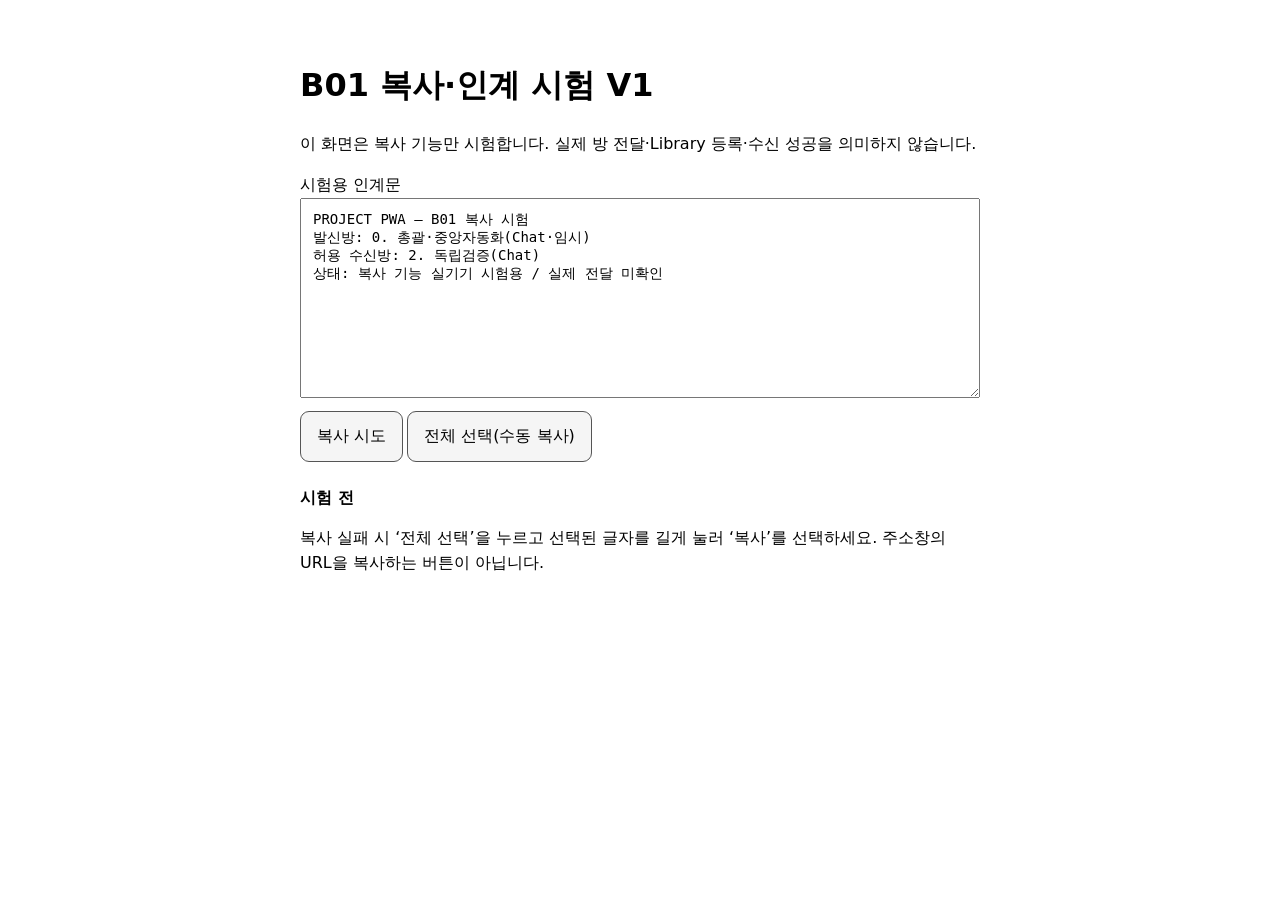
<file: index.html>
<!doctype html><html lang="ko"><head><meta charset="utf-8"><meta name="viewport" content="width=device-width,initial-scale=1"><title>PROJECT PWA B01 복사 시험 V1</title><style>body{font:16px system-ui,sans-serif;max-width:680px;margin:24px auto;padding:16px;line-height:1.55}button{font:inherit;padding:12px 16px;margin:5px 4px 8px 0;border:1px solid #555;border-radius:9px;background:#f5f5f5}textarea{width:100%;box-sizing:border-box;min-height:200px;font:14px monospace;padding:12px}#status{font-weight:bold;white-space:pre-wrap}</style></head><body><h1>B01 복사·인계 시험 V1</h1><p>이 화면은 복사 기능만 시험합니다. 실제 방 전달·Library 등록·수신 성공을 의미하지 않습니다.</p><label for="payload">시험용 인계문</label><textarea id="payload" spellcheck="false">PROJECT PWA — B01 복사 시험
발신방: 0. 총괄·중앙자동화(Chat·임시)
허용 수신방: 2. 독립검증(Chat)
상태: 복사 기능 실기기 시험용 / 실제 전달 미확인</textarea><div><button id="copy" type="button">복사 시도</button><button id="select" type="button">전체 선택(수동 복사)</button></div><p id="status" role="status" aria-live="polite">시험 전</p><p>복사 실패 시 ‘전체 선택’을 누르고 선택된 글자를 길게 눌러 ‘복사’를 선택하세요. 주소창의 URL을 복사하는 버튼이 아닙니다.</p><script>const t=document.getElementById('payload'),s=document.getElementById('status');document.getElementById('copy').onclick=async()=>{try{if(!navigator.clipboard||!window.isSecureContext)throw Error('보안 컨텍스트 또는 클립보드 API 없음');await navigator.clipboard.writeText(t.value);s.textContent='클립보드 API 복사 성공 (실제 방 전달 아님)'}catch(e){t.focus();t.select();t.setSelectionRange(0,t.value.length);s.textContent='자동 복사 실패: '+e.message+'. 텍스트 전체 선택됨. 길게 눌러 수동 복사하세요.'}};document.getElementById('select').onclick=()=>{t.focus();t.select();t.setSelectionRange(0,t.value.length);s.textContent='텍스트 전체 선택됨. 길게 눌러 복사를 선택하세요.'};</script></body></html>
</file>
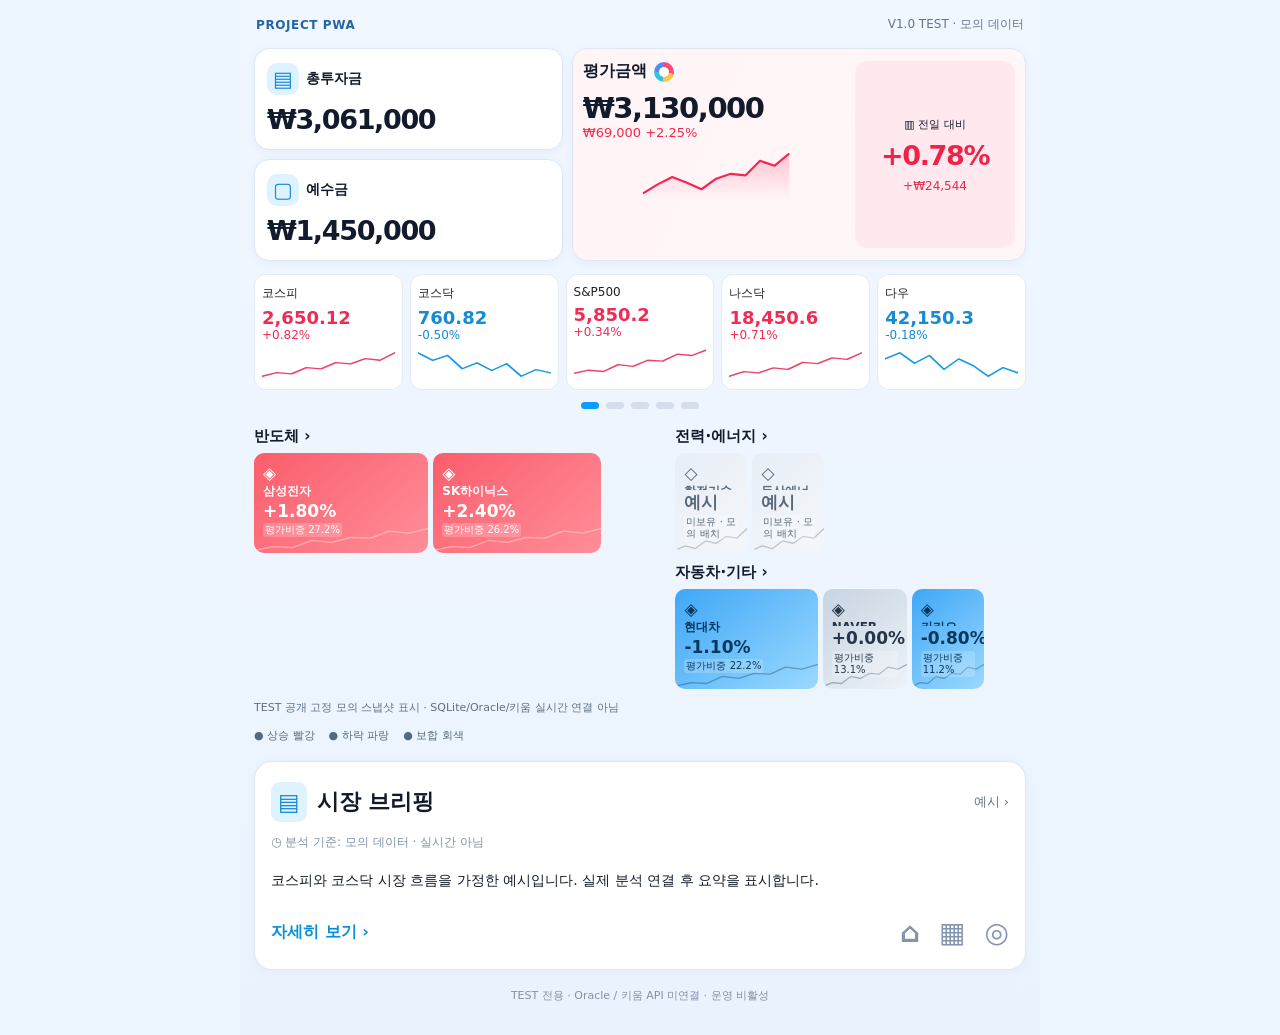
<file: g03-r008-mock/index.html>
<!doctype html><html lang="ko"><head><meta charset="utf-8"><meta name="viewport" content="width=device-width, initial-scale=1, viewport-fit=cover"><meta name="theme-color" content="#edf5ff"><meta name="description" content="PROJECT PWA 참고 이미지 기반 모의 히트맵"><link rel="manifest" href="./manifest.webmanifest"><link rel="icon" href="./icon.svg" type="image/svg+xml"><link rel="stylesheet" href="./style.css"><title>PROJECT PWA · 히트맵 TEST</title></head><body>
<div class="app">
<header class="topline"><strong>PROJECT PWA</strong><span>V1.0 TEST · 모의 데이터</span></header>
<main>
<section class="asset-grid" aria-label="자산 현황"><div class="asset-left"><article class="asset-card"><div class="asset-label"><span class="symbol">▤</span> 총투자금</div><strong id="invested">—</strong></article><article class="asset-card"><div class="asset-label"><span class="symbol">▢</span> 예수금</div><strong id="cash">—</strong></article></div><article class="asset-card valuation"><div class="valuation-main"><div class="asset-label">평가금액 <span class="donut" aria-hidden="true"></span></div><strong id="valuation">—</strong><div class="profit-line"><span id="profit">—</span> <span id="return">—</span></div><svg class="valuation-chart" viewBox="0 0 180 64" aria-hidden="true"><defs><linearGradient id="pink" x1="0" y1="0" x2="0" y2="1"><stop stop-color="#ff466b" stop-opacity=".28"/><stop offset="1" stop-color="#ff466b" stop-opacity="0"/></linearGradient></defs><path d="M0 57 L18 46 L36 37 L54 44 L72 52 L90 39 L108 33 L126 35 L144 17 L162 23 L180 8 L180 64 L0 64 Z" fill="url(#pink)"/><polyline points="0,57 18,46 36,37 54,44 72,52 90,39 108,33 126,35 144,17 162,23 180,8" fill="none" stroke="#f32751" stroke-width="2.7" stroke-linejoin="round"/></svg></div><div class="day-card"><span>▥ 전일 대비</span><strong id="dayrate">—</strong><small id="dayprofit">—</small></div></article></section>
<section class="market" aria-label="시장 지수"><div id="indices" class="index-row"></div><div class="pagination" aria-hidden="true"><b></b><i></i><i></i><i></i><i></i></div></section>
<section class="heatmap-section"><div id="sector-grid" class="sector-grid"></div><p id="notice" class="note"></p><div class="legend"><span>● 상승 빨강</span><span>● 하락 파랑</span><span>● 보합 회색</span></div></section>
<section class="briefing"><div class="briefing-title"><span class="briefing-icon">▤</span><h2>시장 브리핑</h2><span class="briefing-example">예시 ›</span></div><p class="time">◷ 분석 기준: 모의 데이터 · 실시간 아님</p><p>코스피와 코스닥 시장 흐름을 가정한 예시입니다. 실제 분석 연결 후 요약을 표시합니다.</p><div class="briefing-bottom"><span>자세히 보기 ›</span><nav aria-label="하단 메뉴"><span aria-label="홈">⌂</span><span aria-label="전체 메뉴">▦</span><span aria-label="설정">◎</span></nav></div></section>
</main><footer>TEST 전용 · Oracle / 키움 API 미연결 · 운영 비활성</footer></div><script src="./app.js" defer></script><script src="./integration.js" defer></script></body></html>
</file>
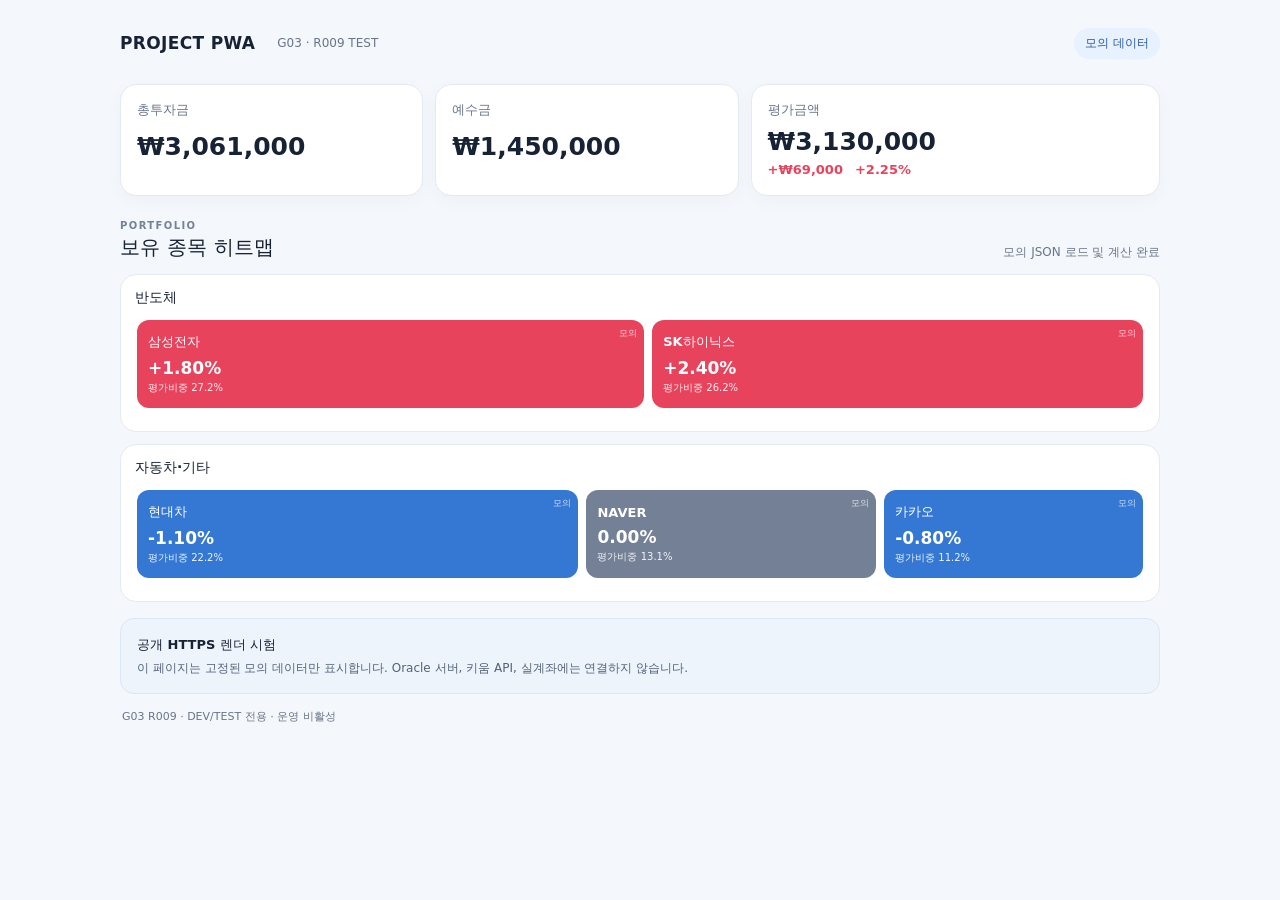
<file: g03-r009-mock/index.html>
<!doctype html>
<html lang="ko">
<head>
  <meta charset="utf-8">
  <meta name="viewport" content="width=device-width, initial-scale=1, viewport-fit=cover">
  <meta name="theme-color" content="#f4f7fb">
  <meta name="description" content="PROJECT PWA G03 R009 공개 HTTPS 렌더 시험용 모의 히트맵">
  <link rel="manifest" href="./manifest.webmanifest">
  <link rel="icon" href="./icon.svg" type="image/svg+xml">
  <link rel="stylesheet" href="./styles.css">
  <title>PROJECT PWA · G03 R009 TEST</title>
</head>
<body>
  <main class="app-shell">
    <header class="topbar">
      <div><strong>PROJECT PWA</strong><span class="version">G03 · R009 TEST</span></div>
      <span class="env-badge">모의 데이터</span>
    </header>

    <section class="summary" aria-label="자산 요약">
      <article class="summary-card"><span>총투자금</span><strong id="invested">불러오는 중</strong></article>
      <article class="summary-card"><span>예수금</span><strong id="cash">불러오는 중</strong></article>
      <article class="summary-card main-card"><span>평가금액</span><strong id="valuation">불러오는 중</strong><div class="result"><span id="profit">—</span><span id="return">—</span></div></article>
    </section>

    <section class="heatmap" aria-labelledby="heatmap-title">
      <div class="section-heading"><div><p class="eyebrow">PORTFOLIO</p><h1 id="heatmap-title">보유 종목 히트맵</h1></div><span id="load-status" role="status">모의 데이터를 확인하고 있습니다</span></div>
      <div id="sector-list" class="sector-list" aria-live="polite"></div>
    </section>

    <section class="notice" aria-label="시험 범위">
      <strong>공개 HTTPS 렌더 시험</strong>
      <p>이 페이지는 고정된 모의 데이터만 표시합니다. Oracle 서버, 키움 API, 실계좌에는 연결하지 않습니다.</p>
    </section>
    <footer>G03 R009 · DEV/TEST 전용 · 운영 비활성</footer>
  </main>
  <script src="./app.js" defer></script>
</body>
</html>
</file>
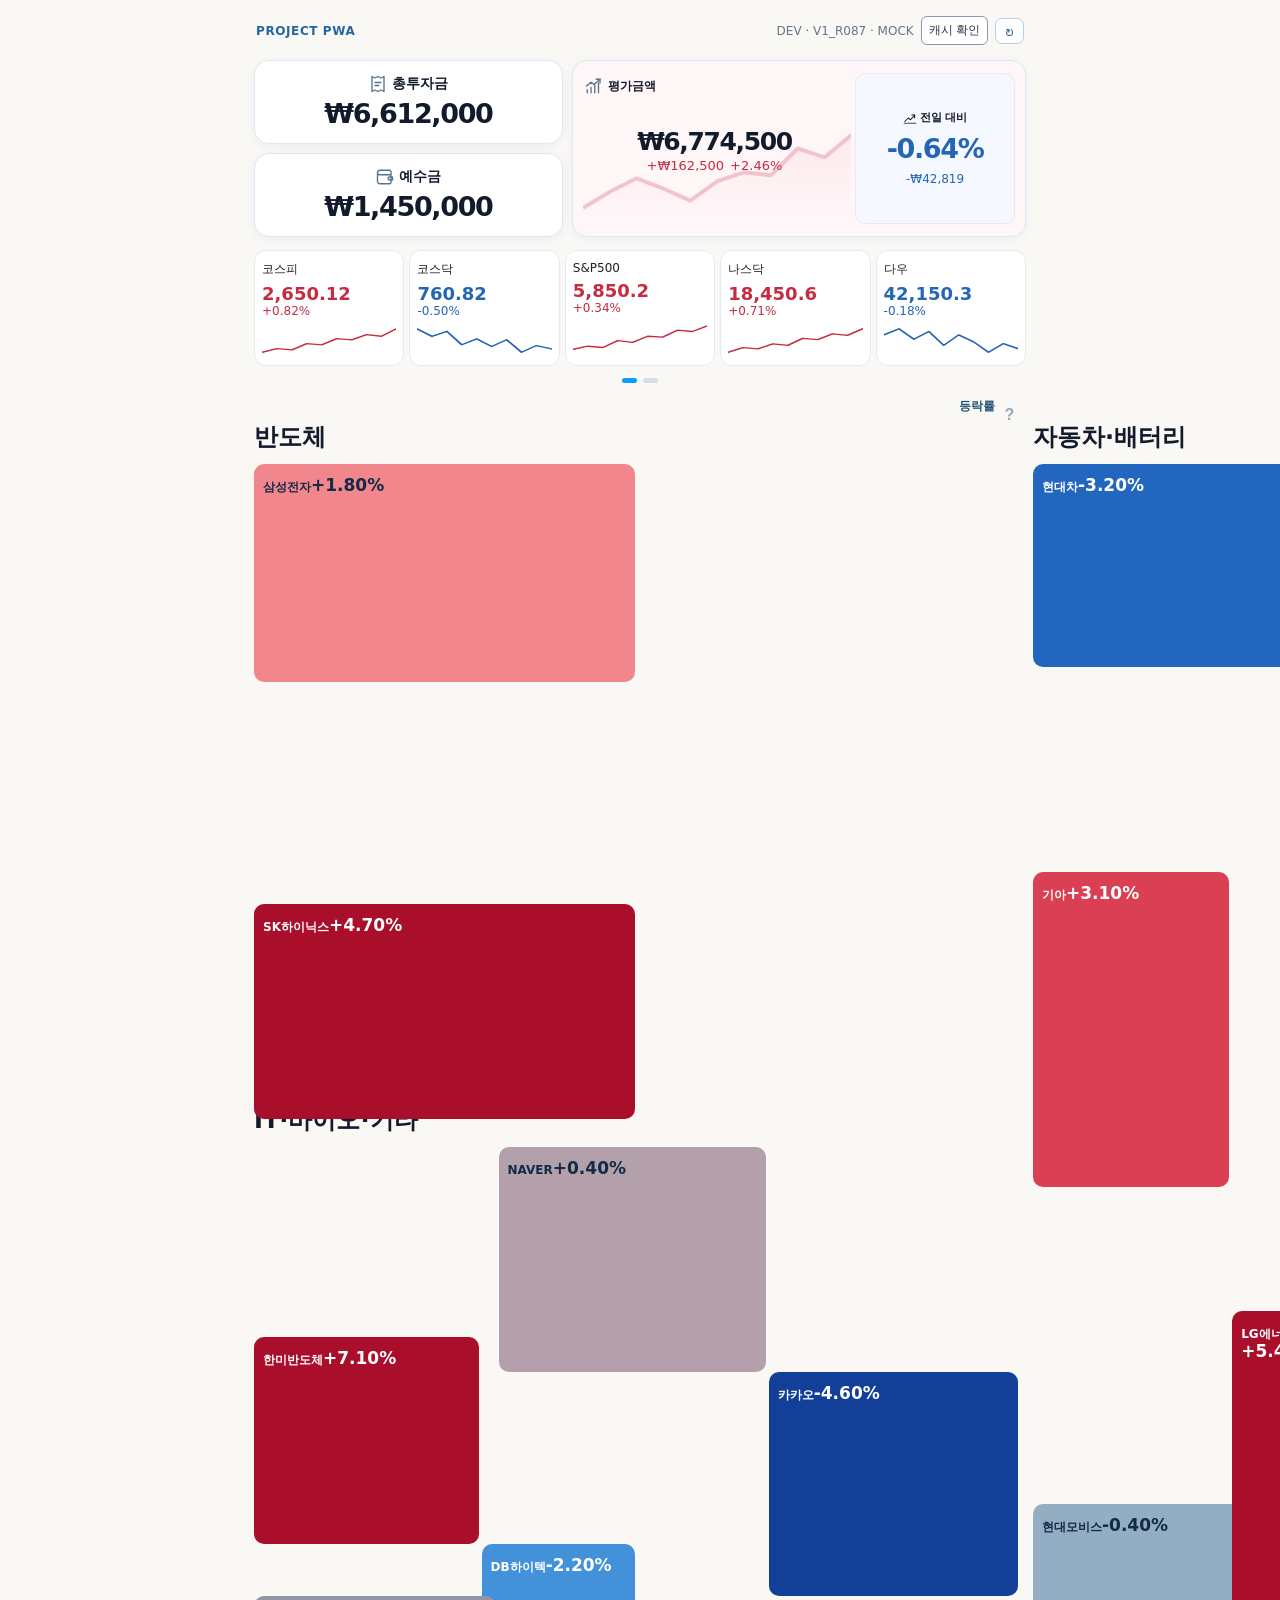
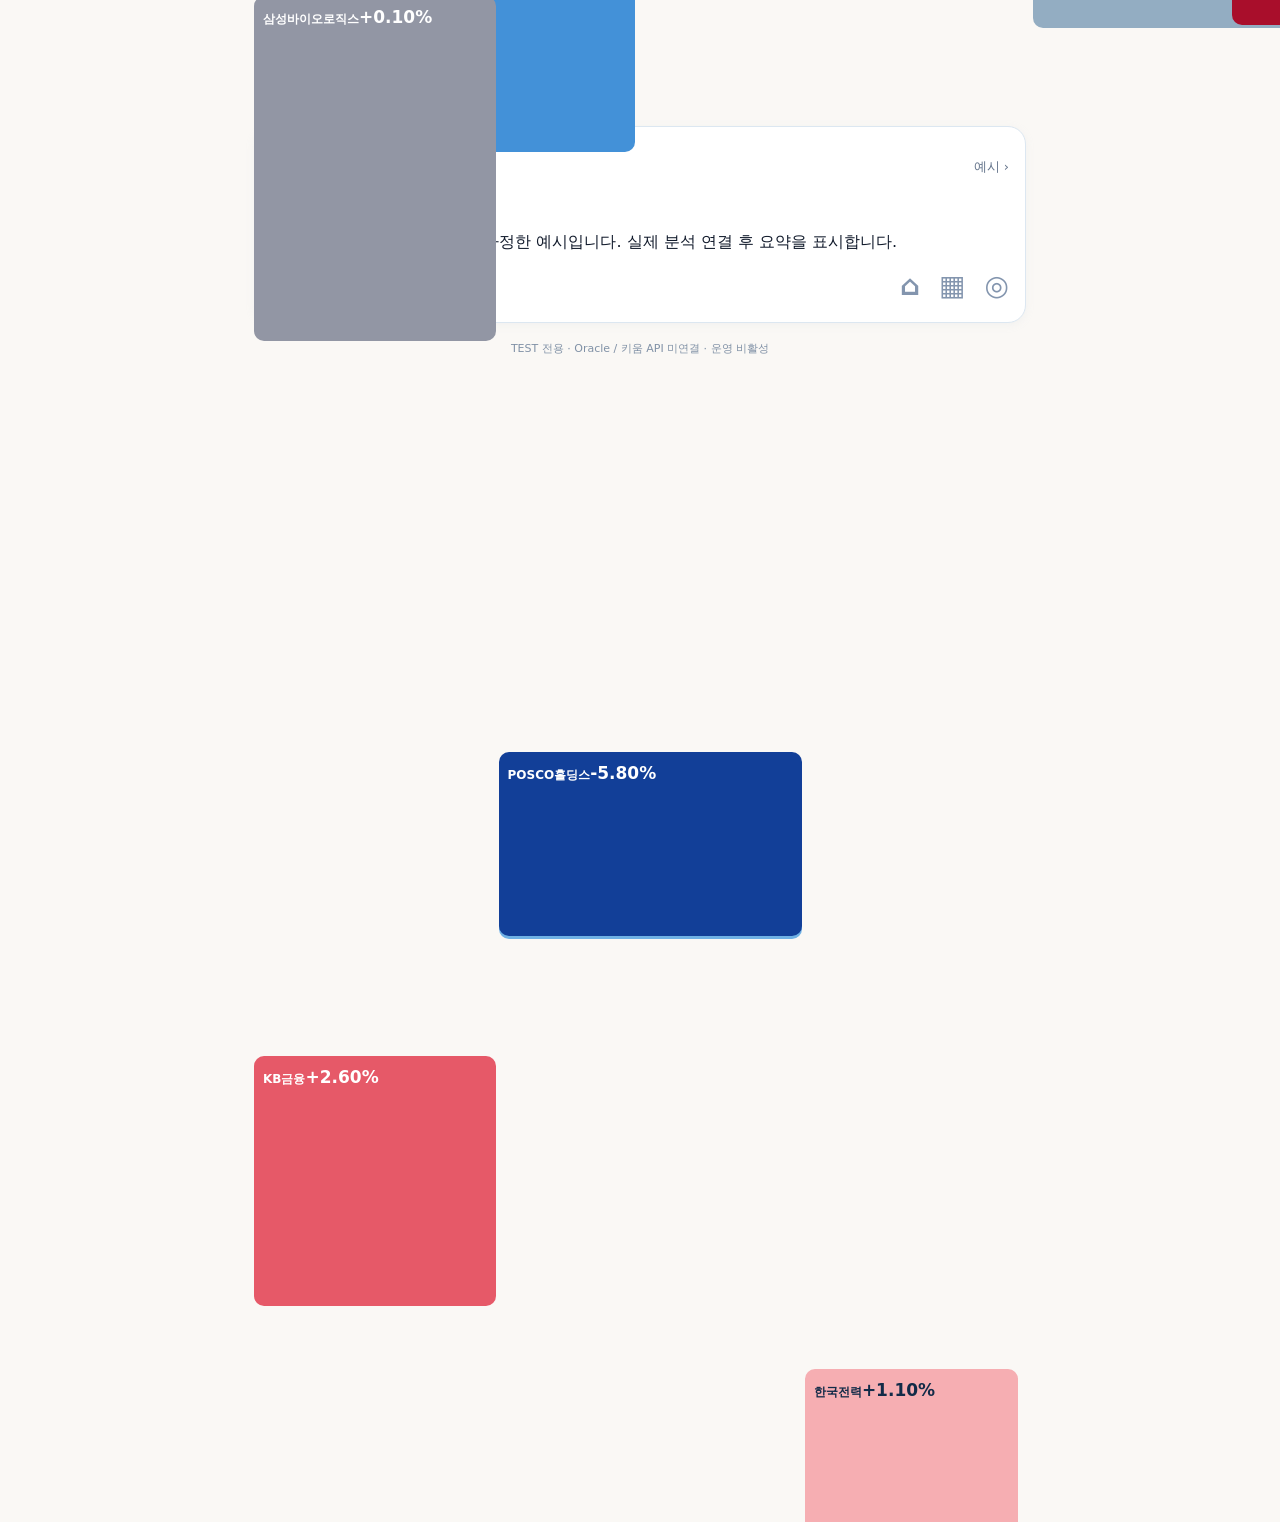
<file: heatmap-dev/index.html>
<!doctype html><html lang="ko"><head><meta charset="utf-8"><meta name="viewport" content="width=device-width, initial-scale=1, viewport-fit=cover"><meta name="theme-color" content="#edf5ff"><meta name="description" content="PROJECT PWA 참고 이미지 기반 모의 히트맵"><link rel="icon" href="./icon.svg" type="image/svg+xml"><link rel="manifest" href="./manifest.webmanifest?v=8"><link rel="stylesheet" href="./style.css?v=87"><title>PROJECT PWA · 히트맵 TEST</title></head><body>
<div class="app">
<header class="topline"><strong>PROJECT PWA</strong><div class="dev-tools"><span>DEV · V1_R087 · MOCK</span><button id="dev-cache-check" type="button" aria-label="캐시 상태 확인" title="캐시 상태 확인" style="font-size:12px;padding:5px 7px;border:1px solid #8899ad;border-radius:6px;background:#fff;color:#26394d">캐시 확인</button><button id="dev-refresh" class="dev-refresh" type="button" aria-label="개발 화면 새로고침" title="새로고침">↻</button></div></header>
<main>
<section class="asset-grid" aria-label="자산 현황"><div class="asset-left"><article class="asset-card"><div class="asset-label"><svg class="asset-icon" viewBox="0 0 24 24" fill="none" stroke="currentColor" stroke-width="1.8" stroke-linecap="round" stroke-linejoin="round" aria-hidden="true"><path d="M4 2v20l4-2 4 2 4-2 4 2V2l-4 2-4-2-4 2-4-2"/><path d="M8 10h8M8 14h5"/></svg> 총투자금</div><strong id="invested">—</strong></article><article class="asset-card"><div class="asset-label"><svg class="asset-icon" viewBox="0 0 24 24" fill="none" stroke="currentColor" stroke-width="1.8" stroke-linecap="round" stroke-linejoin="round" aria-hidden="true"><path d="M20 8V5a2 2 0 0 0-2-2H5a3 3 0 0 0 0 6h15v10a2 2 0 0 1-2 2H5a3 3 0 0 1-3-3V6"/><path d="M18 12h4v4h-4a2 2 0 0 1 0-4z"/></svg> 예수금</div><strong id="cash">—</strong></article></div><article class="asset-card valuation"><div class="valuation-main"><div class="asset-label"><svg class="asset-icon" viewBox="0 0 24 24" fill="none" stroke="currentColor" stroke-width="1.8" stroke-linecap="round" stroke-linejoin="round" aria-hidden="true"><path d="M3 17v4M8 14v7M13 11v10M18 8v13"/><path d="m2 12 6-5 4 3 8-7"/><path d="M15 3h5v5"/></svg> 평가금액</div><strong id="valuation">—</strong><div class="profit-line"><span id="profit">—</span> <span id="return">—</span></div><svg class="valuation-chart" viewBox="0 0 180 64" aria-hidden="true"><defs><linearGradient id="pink" x1="0" y1="0" x2="0" y2="1"><stop stop-color="#ff466b" stop-opacity=".28"/><stop offset="1" stop-color="#ff466b" stop-opacity="0"/></linearGradient></defs><path d="M0 57 L18 46 L36 37 L54 44 L72 52 L90 39 L108 33 L126 35 L144 17 L162 23 L180 8 L180 64 L0 64 Z" fill="url(#pink)"/><polyline points="0,57 18,46 36,37 54,44 72,52 90,39 108,33 126,35 144,17 162,23 180,8" fill="none" stroke="#f32751" stroke-width="2.7" stroke-linejoin="round"/></svg></div><div class="day-card"><span class="day-label"><svg class="asset-icon" viewBox="0 0 24 24" fill="none" stroke="currentColor" stroke-width="1.8" stroke-linecap="round" stroke-linejoin="round" aria-hidden="true"><path d="M2 21h20" opacity=".8"/><path d="m3 18 6-6 4 3 7-8"/><path d="M15 7h5v5"/></svg> 전일 대비</span><strong id="dayrate">—</strong><small id="dayprofit">—</small></div></article></section>
<section class="market" aria-label="시장 지수"><div id="indices" class="index-row"></div><div id="index-pagination" class="pagination" role="group" aria-label="시장지수 가로 스크롤 위치"></div></section>
<section class="heatmap-section"><button id="legend-help" class="legend-help" type="button" aria-label="등락률 색상 범례 보기" aria-controls="legend-popup" aria-expanded="false">?</button><div id="legend-popup" class="legend-popup" role="dialog" aria-label="등락률 색상 안내" hidden><div class="legend-popup-head"><strong>등락률 색상 안내</strong><button id="legend-close" type="button" aria-label="색상 안내 닫기">×</button></div><div class="legend scale-legend" aria-label="9단계 등락률 색상표"><span class="scale-item" style="background:#123F98;color:#FFFFFF">≤-4.5%</span><span class="scale-item" style="background:#246CC5;color:#FFFFFF">-3%</span><span class="scale-item" style="background:#4B9ADD;color:#FFFFFF">-2%</span><span class="scale-item" style="background:#A4D3F2;color:#19344A">-1%</span><span class="scale-item" style="background:#8793A2;color:#FFFFFF">0%</span><span class="scale-item" style="background:#F6B4B7;color:#3B2226">+1%</span><span class="scale-item" style="background:#F17A83;color:#3B2226">+2%</span><span class="scale-item" style="background:#DF4356;color:#FFFFFF">+3%</span><span class="scale-item" style="background:#A90E2B;color:#FFFFFF">≥+4.5%</span></div><p>상승 빨강 · 하락 파랑 · 보합 회색<br>기준색 사이 연속 변화 · ±4.5%부터 최대 농도</p></div><button id="heatmap-mode" type="button" aria-label="등락률 표시 중. 누르면 수익률로 전환">등락률</button><div id="sector-grid" class="sector-grid"></div></section>
<section class="briefing" id="briefing-panel" aria-live="polite"><div id="briefing-default"><div class="briefing-title"><span class="briefing-icon">▤</span><h2>시장 브리핑</h2><span class="briefing-example">예시 ›</span></div><p class="time">◷ 분석 기준: 모의 데이터 · 실시간 아님</p><p>코스피와 코스닥 시장 흐름을 가정한 예시입니다. 실제 분석 연결 후 요약을 표시합니다.</p><div class="briefing-bottom"><span>자세히 보기 ›</span><nav aria-label="하단 메뉴"><span aria-label="홈">⌂</span><span aria-label="전체 메뉴">▦</span><span aria-label="설정">◎</span></nav></div></div><div id="stock-detail" class="stock-detail" hidden></div></section>
</main><footer>TEST 전용 · Oracle / 키움 API 미연결 · 운영 비활성</footer></div><script src="./app.js?v=87" defer></script><script>if("serviceWorker" in navigator){window.addEventListener("load",()=>navigator.serviceWorker.register("./sw.js",{updateViaCache:"none"}).catch(e=>console.warn("DEV SW:",e)));}document.addEventListener("visibilitychange",()=>{if(!document.hidden&&navigator.serviceWorker?.controller)navigator.serviceWorker.getRegistration("./").then(r=>r?.update()).catch(()=>{});});</script><script>document.getElementById("dev-refresh").addEventListener("click",async function(){this.disabled=true;this.textContent="…";try{const reg=await navigator.serviceWorker?.getRegistration("./");if(reg)await Promise.race([reg.update(),new Promise(resolve=>setTimeout(resolve,1600))]);}catch(e){console.warn("SW update skipped",e)}const url=new URL(window.location.href);url.searchParams.set("v","61");url.searchParams.set("refresh",String(Date.now()));window.location.replace(url.toString());});</script><script>document.getElementById("dev-cache-check").addEventListener("click",async()=>{const btn=document.getElementById("dev-cache-check");btn.disabled=true;try{const reg=await navigator.serviceWorker?.getRegistration("./");const ctl=navigator.serviceWorker?.controller;const keys=typeof caches!=="undefined"?await caches.keys():[];const expected="project-pwa-dev-offline-v1-r002";const active=reg?.active;const status=["캐시 진단 (DEV)","기대 캐시: "+expected,"r002 캐시 존재: "+(keys.includes(expected)?"예":"아니오"),"프로젝트 캐시: "+(keys.filter(k=>k.startsWith("project-pwa-dev-")).join(", ")||"없음"),"활성 SW: "+(active?.scriptURL||"없음"),"현재 화면 제어 SW: "+(ctl?.scriptURL||"없음"),"상태: "+(active?.state||"미확인"),"주의: 캐시 존재만으로 실행 버전 활성화가 증명되지는 않습니다."].join("\n");alert(status);}catch(e){alert("캐시 확인 실패: "+String(e?.message||e));}finally{btn.disabled=false;}});</script><script>(function(){const help=document.getElementById("legend-help"),popup=document.getElementById("legend-popup"),close=document.getElementById("legend-close");function setOpen(open){popup.hidden=!open;help.setAttribute("aria-expanded",String(open));if(open)close.focus();else help.focus();}help.addEventListener("click",()=>setOpen(popup.hidden));close.addEventListener("click",()=>setOpen(false));document.addEventListener("pointerdown",e=>{if(!popup.hidden&&!popup.contains(e.target)&&!help.contains(e.target)){popup.hidden=true;help.setAttribute("aria-expanded","false");}});document.addEventListener("keydown",e=>{if(e.key==="Escape"&&!popup.hidden)setOpen(false);});})();</script></body></html>
</file>
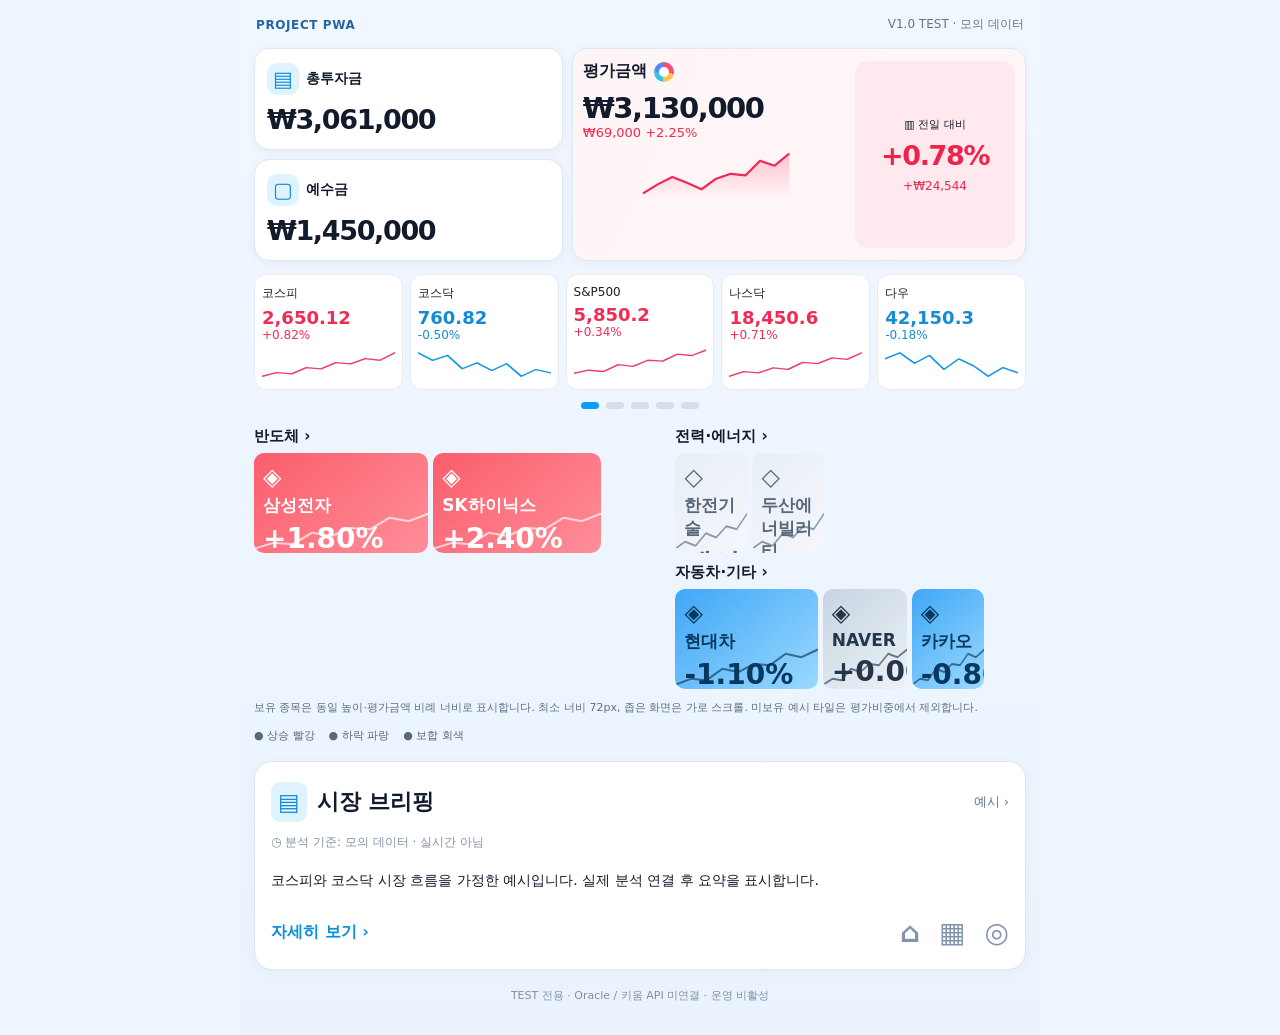
<file: heatmap-v1-r005/index.html>
<!doctype html><html lang="ko"><head><meta charset="utf-8"><meta name="viewport" content="width=device-width, initial-scale=1, viewport-fit=cover"><meta name="theme-color" content="#edf5ff"><meta name="description" content="PROJECT PWA 참고 이미지 기반 모의 히트맵"><link rel="manifest" href="./manifest.webmanifest"><link rel="icon" href="./icon.svg" type="image/svg+xml"><link rel="stylesheet" href="./style.css"><title>PROJECT PWA · 히트맵 TEST</title></head><body>
<div class="app">
<header class="topline"><strong>PROJECT PWA</strong><span>V1.0 TEST · 모의 데이터</span></header>
<main>
<section class="asset-grid" aria-label="자산 현황"><div class="asset-left"><article class="asset-card"><div class="asset-label"><span class="symbol">▤</span> 총투자금</div><strong id="invested">—</strong></article><article class="asset-card"><div class="asset-label"><span class="symbol">▢</span> 예수금</div><strong id="cash">—</strong></article></div><article class="asset-card valuation"><div class="valuation-main"><div class="asset-label">평가금액 <span class="donut" aria-hidden="true"></span></div><strong id="valuation">—</strong><div class="profit-line"><span id="profit">—</span> <span id="return">—</span></div><svg class="valuation-chart" viewBox="0 0 180 64" aria-hidden="true"><defs><linearGradient id="pink" x1="0" y1="0" x2="0" y2="1"><stop stop-color="#ff466b" stop-opacity=".28"/><stop offset="1" stop-color="#ff466b" stop-opacity="0"/></linearGradient></defs><path d="M0 57 L18 46 L36 37 L54 44 L72 52 L90 39 L108 33 L126 35 L144 17 L162 23 L180 8 L180 64 L0 64 Z" fill="url(#pink)"/><polyline points="0,57 18,46 36,37 54,44 72,52 90,39 108,33 126,35 144,17 162,23 180,8" fill="none" stroke="#f32751" stroke-width="2.7" stroke-linejoin="round"/></svg></div><div class="day-card"><span>▥ 전일 대비</span><strong id="dayrate">—</strong><small id="dayprofit">—</small></div></article></section>
<section class="market" aria-label="시장 지수"><div id="indices" class="index-row"></div><div class="pagination" aria-hidden="true"><b></b><i></i><i></i><i></i><i></i></div></section>
<section class="heatmap-section"><div id="sector-grid" class="sector-grid"></div><p id="notice" class="note"></p><div class="legend"><span>● 상승 빨강</span><span>● 하락 파랑</span><span>● 보합 회색</span></div></section>
<section class="briefing"><div class="briefing-title"><span class="briefing-icon">▤</span><h2>시장 브리핑</h2><span class="briefing-example">예시 ›</span></div><p class="time">◷ 분석 기준: 모의 데이터 · 실시간 아님</p><p>코스피와 코스닥 시장 흐름을 가정한 예시입니다. 실제 분석 연결 후 요약을 표시합니다.</p><div class="briefing-bottom"><span>자세히 보기 ›</span><nav aria-label="하단 메뉴"><span aria-label="홈">⌂</span><span aria-label="전체 메뉴">▦</span><span aria-label="설정">◎</span></nav></div></section>
</main><footer>TEST 전용 · Oracle / 키움 API 미연결 · 운영 비활성</footer></div><script src="./app.js" defer></script></body></html>
</file>
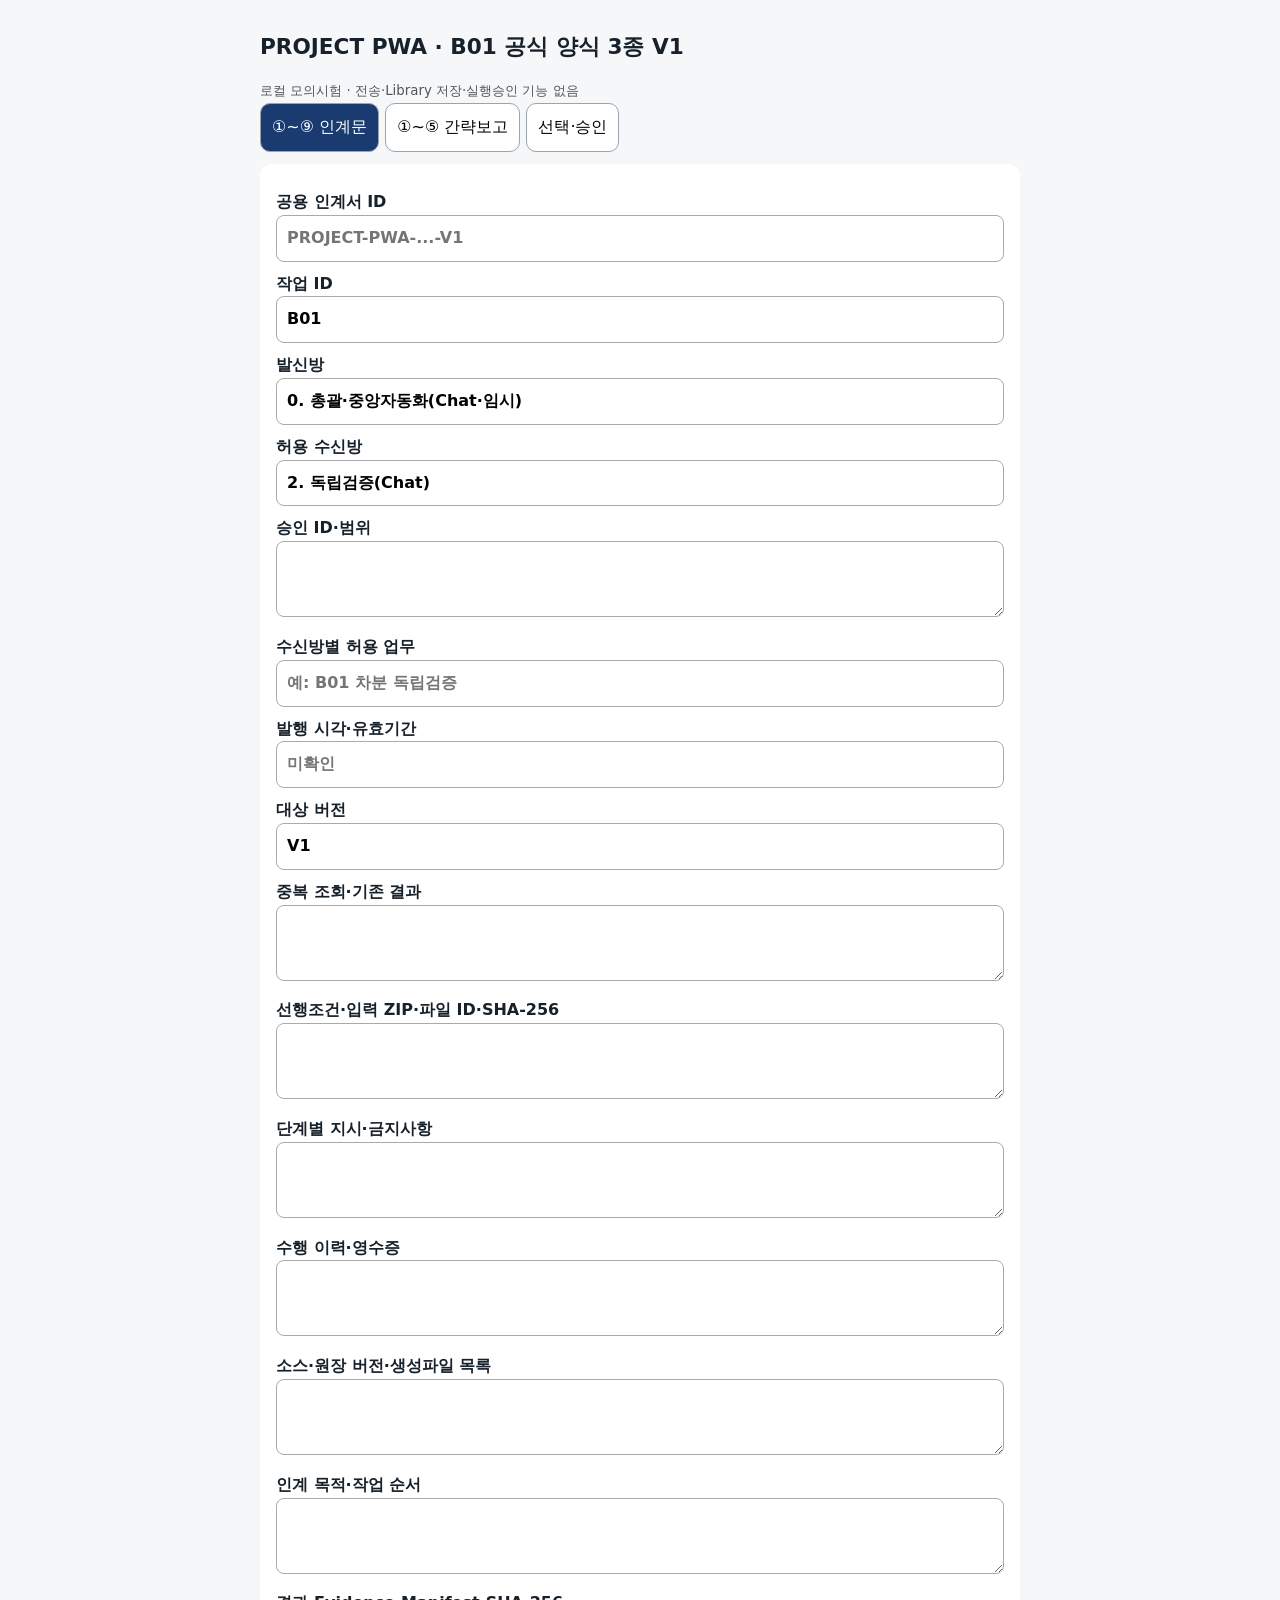
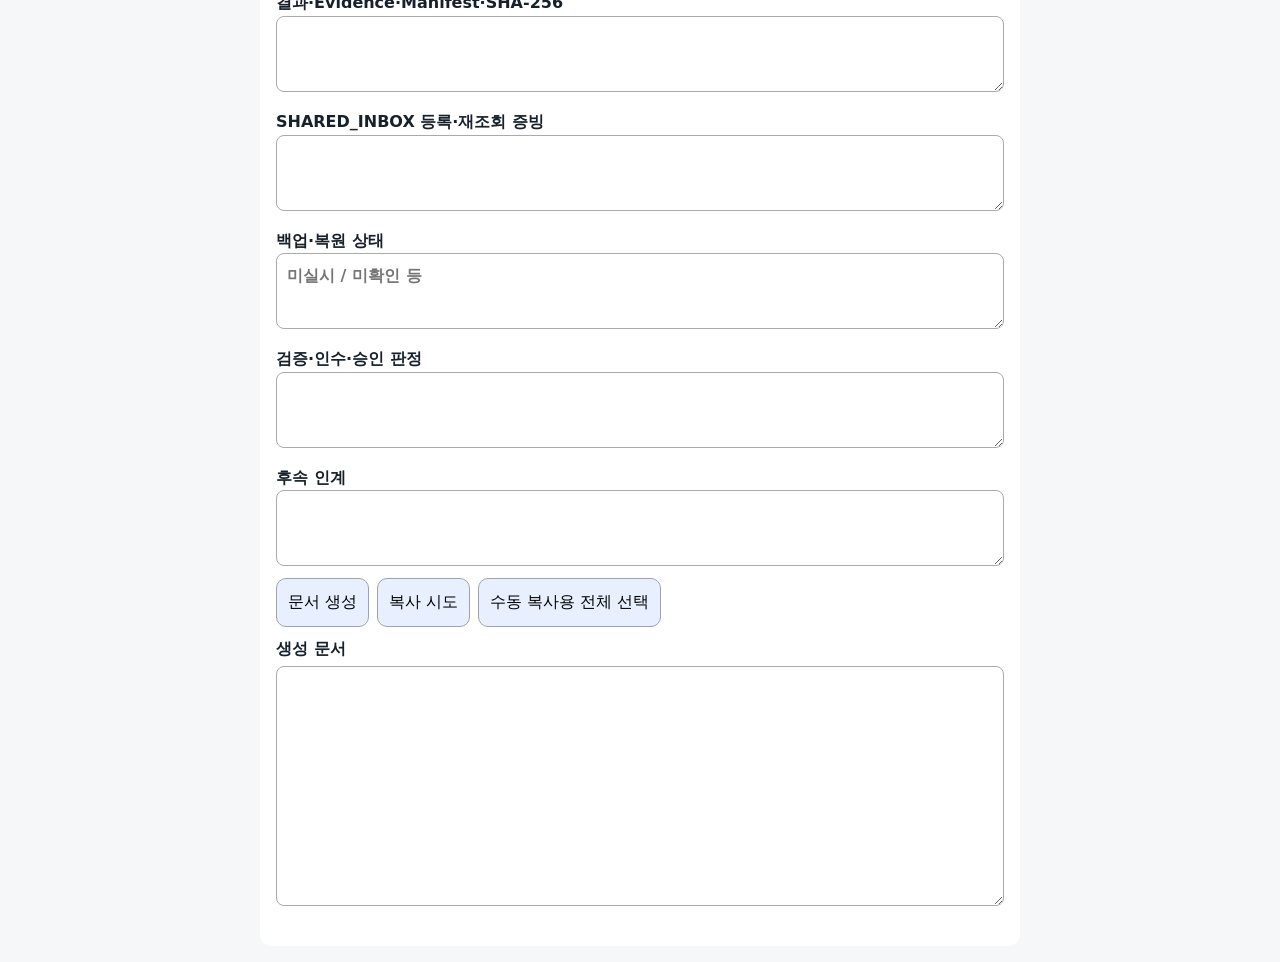
<file: forms.html>
<!doctype html><html lang="ko"><head><meta charset="utf-8"><meta name="viewport" content="width=device-width,initial-scale=1"><title>PROJECT PWA B01 공식 양식 3종 V1 — 수정 모의시험</title><style>body{font:16px/1.55 system-ui,sans-serif;max-width:760px;margin:auto;padding:16px;background:#f6f7f9;color:#17212b}h1{font-size:1.35rem}nav{display:flex;gap:6px;flex-wrap:wrap}button{font:inherit;padding:11px;border:1px solid #9ca3af;border-radius:10px;background:white;cursor:pointer}button[aria-selected=true]{background:#193b70;color:white}section{background:white;padding:16px;margin-top:12px;border-radius:12px}label{display:block;margin:10px 0 4px;font-weight:600}input,textarea,select{box-sizing:border-box;width:100%;padding:10px;font:inherit;border:1px solid #aaa;border-radius:8px}textarea{min-height:76px}#output{min-height:240px;font:13px/1.5 monospace}small{color:#555}.actions{display:flex;gap:8px;flex-wrap:wrap}.actions button{background:#e8f0ff}#status{font-weight:bold;white-space:pre-wrap} .hidden{display:none}.meta{background:#f0f4fa;padding:10px;border-radius:8px;margin:8px 0}.pill{border-radius:99px;min-width:44px;min-height:44px;padding:8px}.green{background:#137b4b;color:white}.red{background:#b42318;color:white}.details{background:#eee;padding:8px;margin:4px 0 8px;border-radius:7px}.status-row{margin:6px 0}#reportPreview{border:1px solid #ddd;border-radius:12px;padding:12px;margin-top:12px}#reportPreview hr{border:0;border-top:1px solid #ddd}.note{color:#555;font-size:.88rem}</style></head><body><h1>PROJECT PWA · B01 공식 양식 3종 V1</h1><small>로컬 모의시험 · 전송·Library 저장·실행승인 기능 없음</small><nav aria-label="양식 선택"><button data-tab="handoff" aria-selected="true">①~⑨ 인계문</button><button data-tab="report" aria-selected="false">①~⑤ 간략보고</button><button data-tab="approval" aria-selected="false">선택·승인</button></nav><section><div id="handoff"><label>공용 인계서 ID<input id="hid" placeholder="PROJECT-PWA-...-V1"></label><label>작업 ID<input id="task" value="B01"></label><label>발신방<input id="sender" value="0. 총괄·중앙자동화(Chat·임시)"></label><label>허용 수신방<input id="receiver" value="2. 독립검증(Chat)"></label><label>승인 ID·범위<textarea id="permission"></textarea></label><label>수신방별 허용 업무<input id="allowed" placeholder="예: B01 차분 독립검증"></label><label>발행 시각·유효기간<input id="validity" placeholder="미확인"></label><label>대상 버전<input id="version" value="V1"></label><label>중복 조회·기존 결과<textarea id="dedupe"></textarea></label><label>선행조건·입력 ZIP·파일 ID·SHA-256<textarea id="prereq"></textarea></label><label>단계별 지시·금지사항<textarea id="steps"></textarea></label><label>수행 이력·영수증<textarea id="history"></textarea></label><label>소스·원장 버전·생성파일 목록<textarea id="inventory"></textarea></label><label>인계 목적·작업 순서<textarea id="purpose"></textarea></label><label>결과·Evidence·Manifest·SHA-256<textarea id="evidence"></textarea></label><label>SHARED_INBOX 등록·재조회 증빙<textarea id="receipt"></textarea></label><label>백업·복원 상태<textarea id="backup" placeholder="미실시 / 미확인 등"></textarea></label><label>검증·인수·승인 판정<textarea id="verify"></textarea></label><label>후속 인계<textarea id="next"></textarea></label></div><div id="report" class="hidden"><label>① 작업결과<textarea id="result"></textarea></label><label>② 다음작업<textarea id="nextwork"></textarea></label><label>③ 문제점<textarea id="problem"></textarea></label><label>④ 미처리현황<textarea id="pending" placeholder="즉시작업=초록 / 파일 미수신 확인=빨강 / 미확인=표시 없음"></textarea></label><label>⑤ 공용폴더 등록현황<textarea id="storage" placeholder="실제 결과파일·등록상태를 요약"></textarea></label><label>④·⑤ 상태 데이터 JSON<textarea id="roomjson" placeholder='{"pending":[{"room":"2","state":"green","detail":"즉시 작업 확인"}],"storage":[{"room":"0","created":true,"files":[{"name":"RESULT.zip","registered":true,"readback":true}],"detail":"등록 재조회 확인"}]}'></textarea></label><div class="note">실제 증거가 없는 방은 원을 표시하지 않습니다. 상태 데이터는 모의 입력이며 실제 등록증이 아닙니다.</div><div id="reportPreview" aria-label="간략보고 미리보기"></div></div><div id="approval" class="hidden"><label>요청 ID<input id="requestid"></label><label>목적·범위<textarea id="scope"></textarea></label><label>선택 항목 1 (최대 3문항)<select id="choice"><option value="">선택하지 않음</option><option>① 단계별 진행</option><option>② 허용 범위 내 일괄 진행</option><option>③ 보류</option></select></label><label>선택 문항 2<select id="choice2"><option value="">미선택</option><option>① 단계별 진행</option><option>② 허용 범위 내 일괄 진행</option><option>③ 보류</option></select></label><label>선택 문항 3<select id="choice3"><option value="">미선택</option><option>① 단계별 진행</option><option>② 허용 범위 내 일괄 진행</option><option>③ 보류</option></select></label><label>선택 목적·추천안·대안·장단점<textarea id="alternatives"></textarea></label><label>제외범위·선행조건<textarea id="excluded"></textarea></label><label>비용·보안·복구 영향<textarea id="risk"></textarea></label><label>원본 식별·해시·유효기간<textarea id="approvalEvidence"></textarea></label><label>종합 추가 의견<textarea id="opinion"></textarea></label><label>최종 실행승인 (선택 제출과 별개)<select id="decision"><option value="">미승인</option><option>① 실행 승인 요청 (실제 승인 아님)</option><option>② 보완 요청</option><option>③ 보류</option></select></label><small>선택 제출 ≠ 실행 승인. 최종 ① 실행 승인 ② 보완 요청 ③ 보류는 실제 대화에서 별도로 접수해야 합니다. 이 페이지의 선택은 실제 대화 승인·실행을 발생시키지 않습니다.</small></div><div class="actions"><button id="generate">문서 생성</button><button id="copy">복사 시도</button><button id="select">수동 복사용 전체 선택</button></div><label for="output">생성 문서</label><textarea id="output" readonly></textarea><p id="status" role="status" aria-live="polite"></p></section><script>
const $=id=>document.getElementById(id),v=id=>$(id).value.trim(),safe=x=>String(x).replace(/[&<>"']/g,c=>({'&':'&amp;','<':'&lt;','>':'&gt;','"':'&quot;',"'":'&#39;'}[c]));let tab='handoff';
document.querySelectorAll('[data-tab]').forEach(b=>b.addEventListener('click',()=>{tab=b.dataset.tab;document.querySelectorAll('[data-tab]').forEach(x=>x.setAttribute('aria-selected',String(x===b)));['handoff','report','approval'].forEach(x=>$(x).classList.toggle('hidden',x!==tab));$('status').textContent='';}));
const t=id=>v(id)||'미확인';
function build(){
 if(tab==='handoff'){
 if(!v('hid')||!v('receiver')||!v('allowed'))throw Error('인계서 ID·허용 수신방·허용 업무를 입력하세요.');
 return ['PROJECT PWA — 방 간 공용 인계문 V1',
 '① 인계 식별 및 실행권한\n인계서 ID: '+v('hid')+'\n작업 ID: '+t('task')+' / 대상 버전: '+t('version')+'\n발신방: '+t('sender')+'\n허용 수신방: '+v('receiver')+'\n허용 업무: '+t('allowed')+'\n발행·유효기간: '+t('validity')+'\n승인 ID·범위·상태: '+t('permission')+'\n실행 제한: 지정 수신방만 허용된 업무 수행; 권한·승인·무결성 미충족 시 HOLD',
 '② 인계 이유 및 작업 흐름\n목적·흐름: '+t('purpose')+'\n중복 조회·기존 결과: '+t('dedupe'),
 '③ 실제 작업 지시 및 수행조건\n입력·선행관문: '+t('prereq')+'\n단계별 지시·금지: '+t('steps'),
 '④ 작업 수행 이력 및 결과\n수행 이력·영수증: '+t('history')+'\n결과·Evidence: '+t('evidence'),
 '⑤ 모든 생성파일·작업원장·공유폴더 등록\n소스·원장·생성파일: '+t('inventory')+'\nSHARED_INBOX·Manifest·해시·재조회: '+t('receipt')+'\n등록과 실제 수신·발송은 별도',
 '⑥ 백업·복원 및 복구시점\n'+t('backup'),
 '⑦ 검증·공식 원장·인수·사용자 승인\n'+t('verify')+'\n자체시험·독립검증·인수·사용자 승인은 별도',
 '⑧ 후속 인계 및 연결 이력\n'+t('next'),
 '⑨ 작업 종료 시 생성물 수집·공유폴더 등록\n'+t('receipt')+'\n통합 ZIP·Manifest·SHA-256·CRC·추출·재조회 개별 검증; 미확인=PASS 아님',
 '공통 제한: 기존 정상 결과 재사용, 일시 오류 최대 2회 추가 재시도, 권한·승인·해시·보안·비용 오류 즉시 HOLD, 원본 불변, 무단 서버·삭제·복원·배포 금지'].join('\n\n');}
 if(tab==='report'){renderReport();return ['PROJECT PWA — 사용자용 간략보고 V1','① 작업결과: '+t('result'),'② 다음작업: '+t('nextwork'),'③ 문제점: '+t('problem'),'④ 미처리현황: '+t('pending'),'⑤ 공용폴더 등록현황: '+t('storage')].join('\n\n');}
 if(!v('requestid'))throw Error('요청 ID를 입력하세요.');
 return ['PROJECT PWA — 공통 선택·실행승인 양식 V1','요청 ID: '+v('requestid'),'목적·실행범위: '+t('scope'),'대안·장단점: '+t('alternatives'),'선택 1: '+(v('choice')||'미접수'),'선택 2: '+(v('choice2')||'미접수'),'선택 3: '+(v('choice3')||'미접수'),'종합 의견: '+(v('opinion')||'미입력'),'제외범위·선행조건: '+t('excluded'),'비용·보안·복구 영향: '+t('risk'),'원본·해시·유효기간: '+t('approvalEvidence'),'최종 단계 표시: '+(v('decision')||'미승인'),'최종 실제 실행승인은 동일 대화에서 별도 접수: ① 실행 승인 · ② 보완 요청 · ③ 보류','현재 상태: 미승인·미접수(모의 출력); 실제 실행·승인·파일전송 없음'].join('\n\n');}
function renderReport(){let data={pending:[],storage:[]};try{if(v('roomjson'))data=JSON.parse(v('roomjson'))}catch(e){throw Error('④⑤ 상태 JSON 형식 오류')};const root=$('reportPreview');root.innerHTML='<strong>PROJECT PWA</strong><p>사용자용 간략 결과보고서 · 모의 입력</p>';
 const items=[['① 작업결과',t('result')],['② 다음작업',t('nextwork')],['③ 문제점',t('problem')]];
 items.forEach(([h,b])=>{const d=document.createElement('div');d.innerHTML='<hr><strong>'+safe(h)+'</strong><p>'+safe(b)+'</p>';root.appendChild(d)});
 [['④ 미처리현황',data.pending||[],'pending'],['⑤ 공용폴더 등록현황',data.storage||[],'storage']].forEach(([heading,arr,type])=>{const block=document.createElement('div');block.innerHTML='<hr><strong>'+heading+'</strong>';let byRoom={};arr.forEach(item=>{const room=String(item.room||'').trim();if(!/^\d{1,2}$/.test(room))return;let color=null;if(type==='pending'){if(item.state==='red'&&item.missingConfirmed===true)color='red';else if(item.state==='green'&&item.immediateConfirmed===true)color='green'}else if(item.created===true&&Array.isArray(item.files)&&item.files.length){const fail=item.files.some(f=>f.registered===false);const pass=item.files.every(f=>f.registered===true&&f.readback===true);color=fail?'red':pass?'green':null}if(color){const old=byRoom[room];if(!old||color==='red')byRoom[room]={color,detail:item.detail||'근거 상세 미입력'}}});Object.entries(byRoom).forEach(([room,obj])=>{const line=document.createElement('div');line.className='status-row';const btn=document.createElement('button');btn.className='pill '+obj.color;btn.textContent=room;btn.setAttribute('aria-expanded','false');const detail=document.createElement('div');detail.className='details hidden';detail.textContent=obj.detail;btn.onclick=()=>{detail.classList.toggle('hidden');btn.setAttribute('aria-expanded',String(!detail.classList.contains('hidden')))};line.append(btn,detail);block.appendChild(line)});root.appendChild(block)});}
$('generate').onclick=()=>{try{$('output').value=build();$('status').textContent='모의 문서 생성 완료 (실제 전송·승인 없음)'}catch(e){$('status').textContent=e.message}};
$('copy').onclick=async()=>{if(!$('output').value){$('status').textContent='먼저 문서를 생성하세요.';return}try{if(!navigator.clipboard?.writeText)throw Error('clipboard unavailable');await navigator.clipboard.writeText($('output').value);$('status').textContent='자동 복사 성공 (실제 방 전달 아님)'}catch(e){$('output').focus();$('output').select();$('status').textContent='자동 복사 불가: 전체 선택됨. 길게 눌러 복사하세요.'}};
$('select').onclick=()=>{$('output').focus();$('output').select();$('status').textContent='전체 선택됨. 복사 메뉴를 누르세요.'};
</script></body></html>
</file>
<file: g03-r008-mock/style.css>
*{box-sizing:border-box}html{background:#edf5ff}body{margin:0;color:#121b2c;font-family:system-ui,-apple-system,'Noto Sans KR',sans-serif}.app{max-width:800px;margin:auto;padding:16px 14px 32px;background:linear-gradient(#f1f7ff,#eaf3fd)}.topline{display:flex;justify-content:space-between;align-items:center;margin:0 2px 15px;color:#64748b;font-size:12px}.topline strong{color:#2366a2;letter-spacing:.05em}.asset-grid{display:grid;grid-template-columns:40% minmax(0,1fr);gap:9px}.asset-left{display:grid;gap:9px}.asset-card{border-radius:15px;background:#fff;box-shadow:0 2px 8px #b5c7da30;border:1px solid #dce8f3;padding:14px 12px;min-width:0}.asset-label{display:flex;align-items:center;gap:7px;font-weight:700;font-size:14px;white-space:nowrap}.asset-card strong{display:block;font-size:clamp(17px,3.4vw,27px);letter-spacing:-.05em;margin-top:9px;white-space:nowrap}.symbol{display:inline-grid;place-items:center;background:#def2ff;color:#1689d8;border-radius:10px;width:32px;height:32px;font-size:21px}.valuation{display:flex;gap:6px;background:linear-gradient(115deg,#fff5f7,#fff6f8);padding:12px 10px}.valuation-main{flex:1;min-width:0}.valuation .asset-label{font-size:16px}.valuation strong{font-size:clamp(19px,4vw,29px)}.donut{display:inline-block;width:20px;height:20px;border-radius:50%;background:conic-gradient(#fb4b72 0 28%,#fbc34d 28% 52%,#34c4db 52% 76%,#5888f5 76%);position:relative}.donut:after{content:'';position:absolute;inset:5px;background:#fff;border-radius:50%}.profit-line{display:flex;flex-wrap:wrap;gap:4px;font-size:13px}.positive{color:#ee294e}.negative{color:#187ac8}.valuation-chart{width:100%;height:52px;margin-top:7px}.day-card{width:37%;min-width:84px;background:#ffe9ee;border-radius:13px;padding:16px 6px;display:flex;flex-direction:column;align-items:center;justify-content:center;gap:8px;text-align:center}.day-card span{font-size:11px;white-space:nowrap}.day-card strong{color:#ef224a;font-size:clamp(18px,3vw,27px);margin:0}.day-card small{color:#e22b50;font-size:12px}.market{margin:13px 0 18px}.index-row{display:grid;grid-template-columns:repeat(5,minmax(0,1fr));gap:7px}.index-card{position:relative;overflow:hidden;background:#fff;border:1px solid #e4ebf3;border-radius:12px;min-width:0;min-height:106px;padding:10px 7px}.index-name,.index-value,.index-change{display:block;white-space:nowrap}.index-name{font-size:12px;color:#222}.index-value{font-size:clamp(12px,2.2vw,18px);font-weight:750;margin-top:5px}.index-change{font-size:12px}.index-card.blue .index-value,.index-card.blue .index-change{color:#158bd5}.index-card.red .index-value,.index-card.red .index-change{color:#f02b54}.index-spark{height:30px;margin-top:7px}.spark{width:100%;height:100%;display:block}.spark.rising{color:#ed4167}.spark.falling{color:#159be4}.spark.neutral{color:#8fa4b5}.pagination{display:flex;justify-content:center;gap:7px;margin-top:12px}.pagination>*{width:18px;height:7px;border-radius:20px;background:#d4deec}.pagination b{background:#0b9cff}.sector-grid{display:grid;grid-template-columns:1.08fr .92fr;grid-template-areas:'semi energy' 'semi other';gap:10px}.sector:nth-child(1){grid-area:semi}.sector:nth-child(2){grid-area:energy}.sector:nth-child(3){grid-area:other}.sector-heading{font-size:15px;margin:0 0 7px;font-weight:700}.sector-tiles{display:flex;flex-wrap:wrap;gap:5px;min-height:150px}.heat-tile{position:relative;isolation:isolate;overflow:hidden;min-width:72px;min-height:100px;flex:var(--weight) 1 72px;border-radius:10px;padding:12px 9px;display:flex;flex-direction:column;justify-content:flex-start;gap:5px}.tile-up{background:linear-gradient(140deg,#fb5d6b,#ff8e9a);color:white}.tile-down{background:linear-gradient(140deg,#3fa7f6,#9bd9ff);color:#07395f}.tile-flat{background:linear-gradient(140deg,#c7d4e2,#edf2f7);color:#25364a}.tile-demo{background:linear-gradient(135deg,#e8eef6,#f4f7fa);color:#566879}.tile-icon{font-size:24px;line-height:1}.tile-name{font-size:clamp(12px,2.3vw,17px);font-weight:650;overflow-wrap:anywhere}.tile-change{font-size:clamp(18px,3.4vw,28px);white-space:nowrap}.tile-weight{font-size:11px}.tile-spark{position:absolute;left:0;right:0;bottom:0;height:45px;opacity:.65;z-index:-1}.heat-tile .spark{color:currentColor}.note{font-size:11px;color:#5c7088;line-height:1.5}.legend{display:flex;flex-wrap:wrap;gap:14px;font-size:11px;color:#566a7f}.briefing{margin-top:18px;background:white;border:1px solid #dce7f1;border-radius:18px;padding:20px 16px;box-shadow:0 2px 8px #b5c7da20}.briefing-title{display:flex;align-items:center;gap:10px}.briefing-title h2{font-size:22px;margin:0;flex:1}.briefing-icon{background:#dff3ff;color:#1689d8;border-radius:9px;padding:7px;font-size:23px}.briefing-example{color:#64748b;font-size:13px}.time{color:#8291a3;font-size:12px}.briefing>p:not(.time){font-size:14px;line-height:1.65;margin:18px 0 24px}.briefing-bottom{display:flex;align-items:center;justify-content:space-between;color:#078fdb;font-weight:650}.briefing-bottom nav{display:flex;gap:19px;color:#8395ae;font-size:28px}footer{text-align:center;font-size:11px;color:#8091a6;padding-top:18px}@media(max-width:480px){.app{padding:12px 9px 24px}.asset-grid{grid-template-columns:39% 1fr;gap:6px}.asset-card{padding:10px 7px}.asset-card strong{font-size:clamp(15px,4vw,20px)}.asset-label{font-size:12px}.symbol{width:26px;height:26px;font-size:17px}.valuation{padding:9px 6px;gap:3px}.valuation .asset-label{font-size:13px}.valuation strong{font-size:clamp(16px,4.5vw,22px)}.day-card{min-width:65px;width:35%;padding:9px 3px}.day-card strong{font-size:17px}.day-card small{font-size:10px}.day-card span{font-size:10px}.profit-line{font-size:11px}.index-row{gap:4px}.index-card{padding:8px 4px;min-height:94px}.index-name,.index-change{font-size:10px}.index-value{font-size:11px}.sector-grid{gap:6px}.sector-tiles{min-height:155px}.heat-tile{min-height:95px;padding:9px 6px}.tile-name{font-size:12px}.tile-change{font-size:17px}.tile-weight{font-size:9px}}@media(max-width:350px){.index-row{display:flex;overflow-x:auto}.index-card{min-width:76px}.sector-grid{grid-template-columns:1fr;grid-template-areas:'semi' 'energy' 'other'}.sector-tiles{min-height:120px}}
.index-card.neutral .index-value,.index-card.neutral .index-change{color:#69798c}

/* V1_R003 integrated mobile/heatmap fallback */
@media(max-width:480px){.market{overflow:hidden}.index-row{display:flex;overflow-x:auto;scroll-snap-type:x mandatory;padding-bottom:5px}.index-card{flex:0 0 86px;scroll-snap-align:start}.sector-grid{grid-template-columns:1fr;grid-template-areas:"semi" "energy" "other"}.sector-tiles{min-height:0}.heat-tile{min-height:72px}.asset-card strong{overflow-wrap:anywhere;white-space:normal}.valuation-main{overflow:hidden}}
@media(max-width:380px){.asset-grid{grid-template-columns:1fr}.asset-left{grid-template-columns:1fr 1fr}.valuation{min-height:145px}}
@media(prefers-reduced-motion:reduce){*,*:before,*:after{scroll-behavior:auto!important;animation:none!important;transition:none!important}}

/* V1_R004: 보유 종목 동일 높이 및 평가금액 비례 면적. 넘치면 수평 스크롤 */
.sector-tiles{display:flex;flex-wrap:nowrap;overflow-x:auto;overflow-y:hidden;align-items:stretch;min-height:100px;scrollbar-width:thin}
.heat-tile{flex:0 0 auto!important;height:100px;min-height:100px;min-width:72px}
@media(max-width:480px){.sector-tiles{min-height:100px}.heat-tile{height:100px;min-height:100px}}

/* V1_R006: Galaxy 실기기 화면 겹침 및 지수 스크롤바 개선 */
.heat-tile{isolation:isolate;justify-content:flex-start;gap:3px;padding-bottom:12px}
.heat-tile .tile-icon,.heat-tile .tile-name,.heat-tile .tile-change,.heat-tile .tile-weight{position:relative;z-index:2}
.heat-tile .tile-icon{font-size:17px;line-height:1}
.heat-tile .tile-name{font-size:12px;line-height:1.15;max-height:2.3em;overflow:hidden}
.heat-tile .tile-change{font-size:17px;line-height:1.1}
.heat-tile .tile-weight{font-size:10px;line-height:1.2;background:rgba(255,255,255,.19);border-radius:3px;padding:1px 2px;align-self:flex-start}
.heat-tile .tile-spark{z-index:0;bottom:0;height:28px;opacity:.35;pointer-events:none}
.index-row{scrollbar-width:none;-ms-overflow-style:none}
.index-row::-webkit-scrollbar{display:none}
.market{scrollbar-width:none}
@media(max-width:480px){.heat-tile{height:112px;min-height:112px}.sector-tiles{min-height:112px}.heat-tile .tile-name{font-size:12px}.heat-tile .tile-change{font-size:17px}}

/* V1_R007 — Galaxy S25 Ultra portrait single-screen home. Never hide a scrollable main behind a clipped viewport. */
@media (max-width:600px) and (orientation:portrait){
 html,body{width:100%;height:100%;overflow:hidden;overscroll-behavior:none}
 .app{height:100dvh;max-height:100dvh;min-height:0;overflow:hidden;padding:env(safe-area-inset-top,0px) 9px env(safe-area-inset-bottom,0px);display:grid;grid-template-rows:24px minmax(0,1fr) 16px;gap:4px}
 .topline{margin:0 2px;min-height:0;font-size:11px}
 main{min-height:0;overflow:hidden;display:grid;grid-template-rows:minmax(100px,1.15fr) minmax(77px,.85fr) minmax(0,3fr) minmax(62px,.72fr);gap:7px}
 .asset-grid{min-height:0;gap:6px}.asset-left{min-height:0;gap:6px}.asset-card{min-height:0;padding:7px 8px;border-radius:12px}.asset-label{font-size:11px;gap:5px}.symbol{width:22px;height:22px;font-size:14px}.asset-card strong{margin-top:5px;font-size:clamp(14px,4vw,19px)}
 .valuation{padding:7px;gap:4px}.valuation .asset-label{font-size:12px}.valuation strong{font-size:clamp(15px,4.5vw,21px)}.valuation-chart{height:30px;margin-top:2px}.profit-line{font-size:10px}.day-card{min-width:60px;width:33%;padding:4px 2px;gap:3px}.day-card span{font-size:9px}.day-card strong{font-size:15px}.day-card small{font-size:9px}
 .market{margin:0;min-height:0;overflow:hidden;display:grid;grid-template-rows:minmax(0,1fr) 7px;gap:4px}.index-row{min-height:0;padding:0;gap:5px}.index-card{min-height:0;height:100%;flex:0 0 83px;padding:5px 5px;border-radius:9px}.index-name,.index-change{font-size:10px}.index-value{font-size:11px;margin-top:2px}.index-spark{height:20px;margin-top:3px}.pagination{margin:0;gap:6px;align-items:center}.pagination>*{width:15px;height:5px}
 .heatmap-section{min-height:0;overflow:hidden;display:grid;grid-template-rows:minmax(0,1fr) auto auto;gap:3px}.sector-grid{min-height:0;overflow:hidden;display:grid;grid-template-columns:minmax(0,1fr);grid-template-areas:'semi' 'energy' 'other';grid-template-rows:1fr .84fr 1fr;gap:4px}.sector{min-height:0;overflow:hidden;display:grid;grid-template-rows:17px minmax(0,1fr)}.sector-heading{font-size:12px;margin:0;line-height:17px}.sector-tiles{min-height:0!important;height:100%;overflow-x:auto;overflow-y:hidden;gap:5px;scrollbar-width:none}.sector-tiles::-webkit-scrollbar{display:none}.heat-tile{height:100%!important;min-height:0!important;padding:5px 7px;gap:1px;border-radius:9px}.tile-icon{font-size:12px!important}.tile-name{font-size:11px!important;line-height:1.1;max-height:2.2em}.tile-change{font-size:14px!important;line-height:1.05}.tile-weight{font-size:9px!important;line-height:1.05;padding:0 2px}.tile-spark{height:18px!important;opacity:.3!important}.note{font-size:9px;line-height:1.15;margin:0;white-space:nowrap;overflow:hidden;text-overflow:ellipsis}.legend{font-size:9px;gap:9px;white-space:nowrap}
 .briefing{min-height:0;overflow:hidden;margin:0;padding:7px 10px;border-radius:12px;display:grid;grid-template-rows:auto 1fr;gap:2px}.briefing-title{gap:6px}.briefing-title h2{font-size:15px}.briefing-icon{font-size:15px;padding:3px}.briefing-example{font-size:10px}.briefing .time,.briefing>p:not(.time){display:none}.briefing-bottom{min-height:0;font-size:11px}.briefing-bottom nav{font-size:21px;gap:14px}
 footer{padding:0;font-size:9px;line-height:16px;white-space:nowrap;overflow:hidden}
}
@media(max-width:600px) and (orientation:portrait) and (max-height:650px){
 .app{grid-template-rows:18px minmax(0,1fr) 13px;gap:2px}
 main{grid-template-rows:minmax(86px,1.15fr) minmax(64px,.8fr) minmax(0,3fr) minmax(49px,.65fr);gap:4px}
 .sector-grid{gap:2px}.sector{grid-template-rows:14px minmax(0,1fr)}.sector-heading{font-size:11px;line-height:14px}.briefing{padding:4px 8px}.briefing-title h2{font-size:13px}.briefing-bottom nav{font-size:17px}footer{line-height:13px}
}
</file>
<file: g03-r009-mock/styles.css>
:root{color-scheme:light;--ink:#182235;--muted:#69758a;--line:#e4eaf2;--surface:#fff;--up:#e8435d;--down:#3478d4;--flat:#738096;font-family:system-ui,-apple-system,"Noto Sans KR",sans-serif;font-synthesis:none;text-rendering:optimizeLegibility}
*{box-sizing:border-box}
body{margin:0;background:#f4f7fb;color:var(--ink);min-width:320px}
.app-shell{width:min(100% - 28px,1040px);margin:0 auto;padding:20px 0 28px}
.topbar,.topbar>div,.section-heading,.result{display:flex;align-items:center;justify-content:space-between;gap:12px}
.topbar{min-height:46px;margin-bottom:18px}.topbar strong{font-size:17px;letter-spacing:.02em}.version{margin-left:10px;color:var(--muted);font-size:12px}.env-badge{border-radius:999px;background:#e7f1ff;color:#275b9f;padding:7px 11px;font-size:12px;font-weight:700}
.summary{display:grid;grid-template-columns:1fr 1fr 1.35fr;gap:12px}.summary-card{min-width:0;min-height:112px;background:var(--surface);border:1px solid var(--line);border-radius:16px;padding:16px;box-shadow:0 5px 18px #25355208}.summary-card>span{display:block;color:var(--muted);font-size:13px}.summary-card strong{display:block;margin-top:13px;font-size:clamp(18px,3vw,25px);font-variant-numeric:tabular-nums;white-space:nowrap}.main-card strong{margin-top:8px}.result{justify-content:flex-start;margin-top:6px;font-size:13px;font-weight:700}.positive{color:var(--up)}.negative{color:var(--down)}
.heatmap{margin-top:24px}.section-heading{align-items:flex-end;margin-bottom:13px}.eyebrow{margin:0 0 3px;color:#748198;font-size:10px;font-weight:800;letter-spacing:.14em}.section-heading h1{margin:0;font-size:20px}.section-heading #load-status{color:var(--muted);font-size:12px;text-align:right}.sector-list{display:grid;gap:12px}.sector{padding:14px;background:var(--surface);border:1px solid var(--line);border-radius:16px}.sector h2{margin:0 0 11px;font-size:14px}.tiles{display:flex;gap:8px;overflow-x:auto;padding:2px 2px 9px;scrollbar-width:thin}.tile{position:relative;display:flex;flex:var(--weight) 0 72px;flex-direction:column;justify-content:center;min-width:72px;min-height:88px;padding:11px;border-radius:12px;color:#fff;overflow:hidden}.tile.up{background:var(--up)}.tile.down{background:var(--down)}.tile.flat{background:var(--flat)}.tile-name{font-size:13px;font-weight:700;white-space:nowrap}.tile-change{margin-top:7px;font-size:17px;font-variant-numeric:tabular-nums}.tile-weight{margin-top:3px;font-size:10px;opacity:.92}.tile::after{position:absolute;right:7px;top:7px;content:"모의";font-size:9px;opacity:.8}
.notice{margin-top:16px;padding:15px 16px;border:1px solid #dbe7f6;border-radius:14px;background:#edf4fc}.notice strong{font-size:13px}.notice p{margin:5px 0 0;color:#54637a;font-size:12px;line-height:1.55}footer{padding:15px 2px 0;color:var(--muted);font-size:11px}
@media(max-width:620px){.app-shell{width:min(100% - 20px,1040px);padding-top:12px}.summary{grid-template-columns:1fr 1fr;gap:8px}.summary-card{min-height:92px;padding:13px}.main-card{grid-column:1/-1;min-height:98px}.summary-card strong{margin-top:9px}.main-card strong{margin-top:5px}.section-heading{align-items:flex-start;flex-direction:column}.section-heading #load-status{text-align:left}.tile{min-height:82px}}
</file>
<file: heatmap-dev/style.css>
*{box-sizing:border-box}html{background:#edf5ff}body{margin:0;color:#121b2c;font-family:system-ui,-apple-system,'Noto Sans KR',sans-serif}.app{max-width:800px;margin:auto;padding:16px 14px 32px;background:linear-gradient(#f1f7ff,#eaf3fd)}.topline{display:flex;justify-content:space-between;align-items:center;margin:0 2px 15px;color:#64748b;font-size:12px}.topline strong{color:#2366a2;letter-spacing:.05em}.asset-grid{display:grid;grid-template-columns:40% minmax(0,1fr);gap:9px}.asset-left{display:grid;gap:9px}.asset-card{border-radius:15px;background:#fff;box-shadow:0 2px 8px #b5c7da30;border:1px solid #dce8f3;padding:14px 12px;min-width:0}.asset-label{display:flex;align-items:center;gap:7px;font-weight:700;font-size:14px;white-space:nowrap}.asset-card strong{display:block;font-size:clamp(17px,3.4vw,27px);letter-spacing:-.05em;margin-top:9px;white-space:nowrap}.symbol{display:inline-grid;place-items:center;background:#def2ff;color:#1689d8;border-radius:10px;width:32px;height:32px;font-size:21px}.valuation{display:flex;gap:6px;background:linear-gradient(115deg,#fff5f7,#fff6f8);padding:12px 10px}.valuation-main{flex:1;min-width:0}.valuation .asset-label{font-size:16px}.valuation strong{font-size:clamp(19px,4vw,29px)}.donut{display:inline-block;width:20px;height:20px;border-radius:50%;background:conic-gradient(#fb4b72 0 28%,#fbc34d 28% 52%,#34c4db 52% 76%,#5888f5 76%);position:relative}.donut:after{content:'';position:absolute;inset:5px;background:#fff;border-radius:50%}.profit-line{display:flex;flex-wrap:wrap;gap:4px;font-size:13px}.positive{color:#ee294e}.negative{color:#187ac8}.valuation-chart{width:100%;height:52px;margin-top:7px}.day-card{width:37%;min-width:84px;background:#ffe9ee;border-radius:13px;padding:16px 6px;display:flex;flex-direction:column;align-items:center;justify-content:center;gap:8px;text-align:center}.day-card span{font-size:11px;white-space:nowrap}.day-card strong{color:#ef224a;font-size:clamp(18px,3vw,27px);margin:0}.day-card small{color:#e22b50;font-size:12px}.market{margin:13px 0 18px}.index-row{display:grid;grid-template-columns:repeat(5,minmax(0,1fr));gap:7px}.index-card{position:relative;overflow:hidden;background:#fff;border:1px solid #e4ebf3;border-radius:12px;min-width:0;min-height:106px;padding:10px 7px}.index-name,.index-value,.index-change{display:block;white-space:nowrap}.index-name{font-size:12px;color:#222}.index-value{font-size:clamp(12px,2.2vw,18px);font-weight:750;margin-top:5px}.index-change{font-size:12px}.index-card.blue .index-value,.index-card.blue .index-change{color:#158bd5}.index-card.red .index-value,.index-card.red .index-change{color:#f02b54}.index-spark{height:30px;margin-top:7px}.spark{width:100%;height:100%;display:block}.spark.rising{color:#ed4167}.spark.falling{color:#159be4}.spark.neutral{color:#8fa4b5}.pagination{display:flex;justify-content:center;gap:7px;margin-top:12px}.pagination>*{width:18px;height:7px;border-radius:20px;background:#d4deec}.pagination b{background:#0b9cff}.sector-grid{display:grid;grid-template-columns:1.08fr .92fr;grid-template-areas:'semi energy' 'semi other';gap:10px}.sector:nth-child(1){grid-area:semi}.sector:nth-child(2){grid-area:energy}.sector:nth-child(3){grid-area:other}.sector-heading{font-size:15px;margin:0 0 7px;font-weight:700}.sector-tiles{display:flex;flex-wrap:wrap;gap:5px;min-height:150px}.heat-tile{position:relative;isolation:isolate;overflow:hidden;min-width:72px;min-height:100px;flex:var(--weight) 1 72px;border-radius:10px;padding:12px 9px;display:flex;flex-direction:column;justify-content:flex-start;gap:5px}.tile-up{background:linear-gradient(140deg,#fb5d6b,#ff8e9a);color:white}.tile-down{background:linear-gradient(140deg,#3fa7f6,#9bd9ff);color:#07395f}.tile-flat{background:linear-gradient(140deg,#c7d4e2,#edf2f7);color:#25364a}.tile-demo{background:linear-gradient(135deg,#e8eef6,#f4f7fa);color:#566879}.tile-icon{font-size:24px;line-height:1}.tile-name{font-size:clamp(12px,2.3vw,17px);font-weight:650;overflow-wrap:anywhere}.tile-change{font-size:clamp(18px,3.4vw,28px);white-space:nowrap}.tile-weight{font-size:11px}.tile-spark{position:absolute;left:0;right:0;bottom:0;height:45px;opacity:.65;z-index:-1}.heat-tile .spark{color:currentColor}.note{font-size:11px;color:#5c7088;line-height:1.5}.legend{display:flex;flex-wrap:wrap;gap:14px;font-size:11px;color:#566a7f}.briefing{margin-top:18px;background:white;border:1px solid #dce7f1;border-radius:18px;padding:20px 16px;box-shadow:0 2px 8px #b5c7da20}.briefing-title{display:flex;align-items:center;gap:10px}.briefing-title h2{font-size:22px;margin:0;flex:1}.briefing-icon{background:#dff3ff;color:#1689d8;border-radius:9px;padding:7px;font-size:23px}.briefing-example{color:#64748b;font-size:13px}.time{color:#8291a3;font-size:12px}.briefing>p:not(.time){font-size:14px;line-height:1.65;margin:18px 0 24px}.briefing-bottom{display:flex;align-items:center;justify-content:space-between;color:#078fdb;font-weight:650}.briefing-bottom nav{display:flex;gap:19px;color:#8395ae;font-size:28px}footer{text-align:center;font-size:11px;color:#8091a6;padding-top:18px}@media(max-width:480px){.app{padding:12px 9px 24px}.asset-grid{grid-template-columns:39% 1fr;gap:6px}.asset-card{padding:10px 7px}.asset-card strong{font-size:clamp(15px,4vw,20px)}.asset-label{font-size:12px}.symbol{width:26px;height:26px;font-size:17px}.valuation{padding:9px 6px;gap:3px}.valuation .asset-label{font-size:13px}.valuation strong{font-size:clamp(16px,4.5vw,22px)}.day-card{min-width:65px;width:35%;padding:9px 3px}.day-card strong{font-size:17px}.day-card small{font-size:10px}.day-card span{font-size:10px}.profit-line{font-size:11px}.index-row{gap:4px}.index-card{padding:8px 4px;min-height:94px}.index-name,.index-change{font-size:10px}.index-value{font-size:11px}.sector-grid{gap:6px}.sector-tiles{min-height:155px}.heat-tile{min-height:95px;padding:9px 6px}.tile-name{font-size:12px}.tile-change{font-size:17px}.tile-weight{font-size:9px}}@media(max-width:350px){.index-row{display:flex;overflow-x:auto}.index-card{min-width:76px}.sector-grid{grid-template-columns:1fr;grid-template-areas:'semi' 'energy' 'other'}.sector-tiles{min-height:120px}}
.index-card.neutral .index-value,.index-card.neutral .index-change{color:#69798c}

/* V1_R003 integrated mobile/heatmap fallback */
@media(max-width:480px){.market{overflow:hidden}.index-row{display:flex;overflow-x:auto;scroll-snap-type:x mandatory;padding-bottom:5px}.index-card{flex:0 0 86px;scroll-snap-align:start}.sector-grid{grid-template-columns:1fr;grid-template-areas:"semi" "energy" "other"}.sector-tiles{min-height:0}.heat-tile{min-height:72px}.asset-card strong{overflow-wrap:anywhere;white-space:normal}.valuation-main{overflow:hidden}}
@media(max-width:380px){.asset-grid{grid-template-columns:1fr}.asset-left{grid-template-columns:1fr 1fr}.valuation{min-height:145px}}
@media(prefers-reduced-motion:reduce){*,*:before,*:after{scroll-behavior:auto!important;animation:none!important;transition:none!important}}

/* V1_R004: 보유 종목 동일 높이 및 평가금액 비례 면적. 넘치면 수평 스크롤 */
.sector-tiles{display:flex;flex-wrap:nowrap;overflow-x:auto;overflow-y:hidden;align-items:stretch;min-height:100px;scrollbar-width:thin}
.heat-tile{flex:0 0 auto!important;height:100px;min-height:100px;min-width:72px}
@media(max-width:480px){.sector-tiles{min-height:100px}.heat-tile{height:100px;min-height:100px}}

/* V1_R006: Galaxy 실기기 화면 겹침 및 지수 스크롤바 개선 */
.heat-tile{isolation:isolate;justify-content:flex-start;gap:3px;padding-bottom:12px}
.heat-tile .tile-icon,.heat-tile .tile-name,.heat-tile .tile-change,.heat-tile .tile-weight{position:relative;z-index:2}
.heat-tile .tile-icon{font-size:17px;line-height:1}
.heat-tile .tile-name{font-size:12px;line-height:1.15;max-height:2.3em;overflow:hidden}
.heat-tile .tile-change{font-size:17px;line-height:1.1}
.heat-tile .tile-weight{font-size:10px;line-height:1.2;background:rgba(255,255,255,.19);border-radius:3px;padding:1px 2px;align-self:flex-start}
.heat-tile .tile-spark{z-index:0;bottom:0;height:28px;opacity:.35;pointer-events:none}
.index-row{scrollbar-width:none;-ms-overflow-style:none}
.index-row::-webkit-scrollbar{display:none}
.market{scrollbar-width:none}
@media(max-width:480px){.heat-tile{height:112px;min-height:112px}.sector-tiles{min-height:112px}.heat-tile .tile-name{font-size:12px}.heat-tile .tile-change{font-size:17px}}

/* DEV single-screen Galaxy portrait preview; source V1_R007 */
@media(max-width:600px) and (orientation:portrait){html,body{height:100%;overflow:hidden;overscroll-behavior:none}.app{height:100dvh;max-height:100dvh;min-height:0;overflow:hidden;padding:env(safe-area-inset-top,0px) 9px env(safe-area-inset-bottom,0px);display:grid;grid-template-rows:24px minmax(0,1fr) 16px;gap:4px}.topline{margin:0 2px;min-height:0;font-size:11px}main{min-height:0;overflow:hidden;display:grid;grid-template-rows:minmax(100px,1.15fr) minmax(77px,.85fr) minmax(0,3fr) minmax(62px,.72fr);gap:7px}.asset-grid{min-height:0;gap:6px}.asset-left{min-height:0;gap:6px}.asset-card{min-height:0;padding:7px 8px;border-radius:12px}.asset-label{font-size:11px;gap:5px}.symbol{width:22px;height:22px;font-size:14px}.asset-card strong{margin-top:5px;font-size:clamp(14px,4vw,19px)}.valuation{padding:7px;gap:4px}.valuation .asset-label{font-size:12px}.valuation strong{font-size:clamp(15px,4.5vw,21px)}.valuation-chart{height:30px;margin-top:2px}.profit-line{font-size:10px}.day-card{min-width:60px;width:33%;padding:4px 2px;gap:3px}.day-card span{font-size:9px}.day-card strong{font-size:15px}.day-card small{font-size:9px}.market{margin:0;min-height:0;overflow:hidden;display:grid;grid-template-rows:minmax(0,1fr) 7px;gap:4px}.index-row{min-height:0;padding:0;gap:5px}.index-card{min-height:0;height:100%;flex:0 0 83px;padding:5px;border-radius:9px}.index-name,.index-change{font-size:10px}.index-value{font-size:11px;margin-top:2px}.index-spark{height:20px;margin-top:3px}.pagination{margin:0;gap:6px;align-items:center}.pagination>*{width:15px;height:5px}.heatmap-section{min-height:0;overflow:hidden;display:grid;grid-template-rows:minmax(0,1fr) auto auto;gap:3px}.sector-grid{min-height:0;overflow:hidden;display:grid;grid-template-columns:minmax(0,1fr);grid-template-areas:'semi' 'energy' 'other';grid-template-rows:1fr .84fr 1fr;gap:4px}.sector{min-height:0;overflow:hidden;display:grid;grid-template-rows:17px minmax(0,1fr)}.sector-heading{font-size:12px;margin:0;line-height:17px}.sector-tiles{min-height:0!important;height:100%;overflow-x:auto;overflow-y:hidden;gap:5px;scrollbar-width:none}.sector-tiles::-webkit-scrollbar{display:none}.heat-tile{height:100%!important;min-height:0!important;padding:5px 7px;gap:1px;border-radius:9px}.tile-icon{font-size:12px!important}.tile-name{font-size:11px!important;line-height:1.1;max-height:2.2em}.tile-change{font-size:14px!important;line-height:1.05}.tile-weight{font-size:9px!important;line-height:1.05;padding:0 2px}.tile-spark{height:18px!important;opacity:.3!important}.note{font-size:9px;line-height:1.15;margin:0;white-space:nowrap;overflow:hidden;text-overflow:ellipsis}.legend{font-size:9px;gap:9px;white-space:nowrap}.briefing{min-height:0;overflow:hidden;margin:0;padding:7px 10px;border-radius:12px;display:grid;grid-template-rows:auto 1fr;gap:2px}.briefing-title{gap:6px}.briefing-title h2{font-size:15px}.briefing-icon{font-size:15px;padding:3px}.briefing-example{font-size:10px}.briefing .time,.briefing>p:not(.time){display:none}.briefing-bottom{min-height:0;font-size:11px}.briefing-bottom nav{font-size:21px;gap:14px}footer{padding:0;font-size:9px;line-height:16px;white-space:nowrap;overflow:hidden}}
@media(max-width:600px) and (orientation:portrait) and (max-height:650px){.app{grid-template-rows:18px minmax(0,1fr) 13px;gap:2px}main{grid-template-rows:minmax(86px,1.15fr) minmax(64px,.8fr) minmax(0,3fr) minmax(49px,.65fr);gap:4px}.sector-grid{gap:2px}.sector{grid-template-rows:14px minmax(0,1fr)}.sector-heading{font-size:11px;line-height:14px}.briefing{padding:4px 8px}.briefing-title h2{font-size:13px}.briefing-bottom nav{font-size:17px}footer{line-height:13px}}

/* DEV color scale + separate non-owned examples, one-screen mobile */
.heat-tile{color:#fff}.heat-tile .tile-name{overflow-wrap:normal;word-break:keep-all;white-space:normal;line-height:1.15}.heat-tile .tile-weight{background:rgba(255,255,255,.24);border-radius:3px}.unowned-examples{display:flex;align-items:center;gap:6px;min-width:0;overflow:hidden;white-space:nowrap;color:#42556b;font-size:11px}.example-label{font-size:10px;flex-shrink:0}.example-name{padding:2px 6px;background:#dce6f2;border-radius:6px;white-space:nowrap;font-size:10px}
@media(max-width:600px) and (orientation:portrait){.heatmap-section{grid-template-rows:minmax(0,1fr) 24px 12px 12px;gap:2px}.sector-grid{grid-template-areas:'semi' 'other';grid-template-rows:1fr 1fr;gap:5px}.sector:nth-child(2){grid-area:other}.sector{grid-template-rows:17px minmax(0,1fr)}.unowned-examples{height:24px;gap:5px}.example-label{font-size:10px}.example-name{font-size:10px}.heat-tile .tile-name{font-size:12px!important;max-height:2.3em;overflow:hidden}.heat-tile .tile-weight{background:rgba(255,255,255,.25)}.note{font-size:9px}.legend{font-size:9px;gap:8px;overflow:hidden;white-space:nowrap;flex-wrap:nowrap}}
@media(max-width:600px) and (orientation:portrait) and (max-height:650px){.heatmap-section{grid-template-rows:minmax(0,1fr) 20px 10px 10px}.unowned-examples{height:20px}.sector{grid-template-rows:14px minmax(0,1fr)}}

/* V1_R010: visible in-app refresh without changing the one-screen layout */
.dev-tools{display:flex;align-items:center;gap:7px;min-width:0;white-space:nowrap}.dev-refresh{appearance:none;border:1px solid #b5cfe2;border-radius:7px;background:#fff;color:#2366a2;font-size:18px;line-height:1;width:29px;height:26px;display:grid;place-items:center;padding:0;cursor:pointer;flex-shrink:0}.dev-refresh:disabled{opacity:.65}@media(max-width:600px) and (orientation:portrait){.dev-tools{gap:5px}.dev-refresh{height:22px;width:25px;font-size:17px}.topline{white-space:nowrap}}

/* V1_R011: 7-color legend exactly matches tilePalette() and approved reference */
.scale-legend{display:grid!important;grid-template-columns:repeat(7,minmax(0,1fr));gap:3px!important;min-width:0;overflow:visible!important;height:13px;align-items:stretch}.scale-item{min-width:0;display:flex;justify-content:center;align-items:center;border-radius:3px;font-size:9px;font-weight:700;line-height:1;white-space:nowrap;padding:0 1px}@media(max-width:600px) and (orientation:portrait){.scale-legend{height:12px}.scale-item{font-size:9px}}@media(max-width:600px) and (orientation:portrait) and (max-height:650px){.scale-legend{height:10px}.scale-item{font-size:8px}}

/* V1_R014: help-triggered 9-anchor color guide, hidden by default */
.heatmap-section{position:relative;grid-template-rows:minmax(0,1fr) auto auto!important;overflow:visible!important}.legend-help{position:absolute;right:3px;top:0;z-index:4;display:grid;place-items:center;width:27px;height:27px;border-radius:50%;border:1px solid #9eb6cc;background:#f7fbff;color:#245377;font-size:16px;font-weight:700;line-height:1;cursor:pointer;box-shadow:0 1px 3px #1232}.legend-popup{position:absolute;z-index:8;top:30px;right:0;width:min(100%,420px);box-sizing:border-box;background:#fff;border:1px solid #b8cce0;border-radius:12px;padding:12px;box-shadow:0 8px 24px #152f4a38;color:#243b54}.legend-popup[hidden]{display:none!important}.legend-popup-head{display:flex;justify-content:space-between;align-items:center;margin-bottom:10px;font-size:13px}.legend-popup-head button{border:0;background:transparent;font-size:23px;color:#314d66;cursor:pointer;padding:0 4px}.legend-popup .scale-legend{display:grid!important;grid-template-columns:repeat(5,minmax(0,1fr));height:auto!important;gap:5px!important;overflow:visible!important}.legend-popup .scale-item{min-height:25px;font-size:10px}.legend-popup p{margin:10px 0 0;font-size:11px;line-height:1.6;color:#475c70}@media(max-width:600px) and (orientation:portrait){.heatmap-section{grid-template-rows:minmax(0,1fr) 24px 12px!important}.legend-help{width:25px;height:25px;font-size:15px}.legend-popup{top:29px;max-width:100%;padding:10px}.legend-popup .scale-legend{grid-template-columns:repeat(5,minmax(0,1fr))}}@media(max-width:600px) and (orientation:portrait) and (max-height:650px){.heatmap-section{grid-template-rows:minmax(0,1fr) 20px 10px!important}}

/* V1_R015: Galaxy portrait compact assets/indices; dedicate saved height to heatmap */
@media(max-width:600px) and (orientation:portrait){
 main{grid-template-rows:minmax(88px,.83fr) minmax(66px,.61fr) minmax(0,3.72fr) minmax(62px,.72fr);gap:6px}
 .asset-grid,.asset-left{gap:5px}
 .asset-card{padding:5px 7px;border-radius:11px}
 .asset-card strong{margin-top:3px;font-size:clamp(14px,4vw,19px)}
 .asset-label{font-size:11px;gap:4px}
 .symbol{width:20px;height:20px;font-size:13px}
 .valuation{padding:5px 7px;gap:4px}
 .valuation .asset-label{font-size:12px}
 .valuation strong{font-size:clamp(15px,4.5vw,21px)}
 .valuation-chart{height:22px;margin-top:1px}
 .profit-line{font-size:10px;gap:3px}
 .day-card{padding:3px 2px;gap:2px;border-radius:10px}
 .day-card span{font-size:9px}.day-card strong{font-size:15px}.day-card small{font-size:9px}
 .market{grid-template-rows:minmax(0,1fr) 6px;gap:3px}
 .index-card{padding:4px 5px;border-radius:9px}
 .index-name,.index-change{font-size:10px}.index-value{font-size:11px;margin-top:1px}
 .index-spark{height:16px;margin-top:2px}
 .pagination>*{height:5px}
}
@media(max-width:600px) and (orientation:portrait) and (max-height:650px){main{grid-template-rows:minmax(80px,.83fr) minmax(58px,.61fr) minmax(0,3.72fr) minmax(49px,.72fr);gap:4px}.valuation-chart{height:16px}.index-spark{height:12px}}

/* V1_R016: slightly taller asset cards, unobtrusive help and single-row 9-color guide */
@media(max-width:600px) and (orientation:portrait){
 main{grid-template-rows:minmax(97px,.93fr) minmax(66px,.61fr) minmax(0,3.62fr) minmax(62px,.72fr)}
 .asset-card{padding:7px 7px}.valuation{padding:7px}
 .asset-card strong{margin-top:5px}.valuation-chart{height:25px;margin-top:2px}
 .legend-help{top:2px;right:8px;width:27px;height:27px;border-color:rgba(88,122,153,.24);background:rgba(255,255,255,.45);color:rgba(36,83,119,.48);box-shadow:0 1px 3px rgba(18,35,50,.08)}
 .legend-help:focus-visible,.legend-help:hover,.legend-help[aria-expanded="true"]{color:rgba(36,83,119,.88);background:rgba(255,255,255,.85)}
 .legend-popup{top:34px;right:0;width:100%;max-width:100%;padding:9px 7px}
 .legend-popup .scale-legend{display:grid!important;grid-template-columns:repeat(9,minmax(0,1fr))!important;gap:2px!important;overflow:visible!important}
 .legend-popup .scale-item{min-width:0;min-height:27px;padding:0;font-size:clamp(7px,1.9vw,9px);letter-spacing:-.05em}
}
@media(max-width:600px) and (orientation:portrait) and (max-height:650px){main{grid-template-rows:minmax(87px,.93fr) minmax(58px,.61fr) minmax(0,3.62fr) minmax(49px,.72fr)}}

/* V1_R017: place legend help entirely inside sector-heading row, not over stock tiles */
@media(max-width:600px) and (orientation:portrait){.legend-help{top:0;right:12px;width:21px;height:21px;font-size:13px;line-height:1;z-index:4}.legend-popup{top:25px}}

/* V1_R018: borderless question mark, preserving its touch target and popup */
.legend-help{border:0!important;border-radius:0!important;background:transparent!important;box-shadow:none!important;color:rgba(36,83,119,.48)}
.legend-help:hover,.legend-help:focus-visible,.legend-help[aria-expanded="true"]{background:transparent!important;box-shadow:none!important;color:rgba(36,83,119,.85)}

/* V1_R019: move unobtrusive legend help 5px upward without changing tile sizes */
@media(max-width:600px) and (orientation:portrait){.legend-help{top:-5px}.legend-popup{top:25px}}

/* V1_R020: 16 mock holdings, three visible sector rows; horizontal overflow for extra tiles */
@media(max-width:600px) and (orientation:portrait){
 .sector-grid{grid-template-rows:1fr 1fr 1.12fr!important;gap:5px}
 .sector-tiles{display:flex!important;flex-wrap:nowrap!important;overflow-x:auto!important;overflow-y:hidden!important;align-items:stretch;gap:5px}
 .heat-tile{box-sizing:border-box;flex:0 0 auto!important;width:clamp(74px,calc(var(--weight) * 6px + 70px),190px)!important;min-width:74px!important;max-width:190px!important}
 .tile-name{font-size:10px!important;overflow-wrap:anywhere}
 .tile-change{font-size:13px!important}
}

/* V1_R021: repair three-sector grid overlap and viewport resizing after refresh */
@media(max-width:600px) and (orientation:portrait){
 .sector-grid{grid-template-columns:minmax(0,1fr)!important;grid-template-areas:"semi" "energy" "other"!important;grid-template-rows:repeat(3,minmax(0,1fr))!important;min-height:0;overflow:hidden;gap:5px}
 .sector:nth-child(1){grid-area:semi!important}.sector:nth-child(2){grid-area:energy!important}.sector:nth-child(3){grid-area:other!important}
 .sector{min-height:0;min-width:0;overflow:hidden;grid-template-rows:17px minmax(0,1fr)}
 .sector-heading{min-width:0;white-space:nowrap;overflow:hidden;text-overflow:ellipsis}
 .sector-tiles{min-width:0;min-height:0!important;max-width:100%;overflow-x:auto!important;overflow-y:hidden!important;flex-wrap:nowrap!important}
 .heat-tile{flex:0 0 auto!important;max-height:100%;min-height:0!important}
 .app{height:100dvh;max-height:none;min-height:0;overflow-y:auto;overflow-x:hidden;overscroll-behavior-y:contain}
 main{min-height:0;overflow:visible;grid-template-rows:minmax(97px,.93fr) minmax(66px,.61fr) minmax(0,3.62fr) minmax(62px,.72fr)}
 .heatmap-section{min-height:0;grid-template-rows:minmax(0,1fr) 24px 12px!important;overflow:visible!important}
 .briefing{min-height:62px}
}
@media(max-width:600px) and (orientation:portrait) and (max-height:650px){main{grid-template-rows:minmax(87px,.93fr) minmax(58px,.61fr) minmax(0,3.62fr) minmax(49px,.72fr)}.sector{grid-template-rows:14px minmax(0,1fr)}.briefing{min-height:49px}}

/* V1_R022: fixed small viewport after refresh, all 16 holdings visible as proportional treemap */
@media(max-width:600px) and (orientation:portrait){
 html,body{height:100%;overflow:hidden!important}
 .app{height:100svh!important;max-height:100svh!important;min-height:0!important;overflow:hidden!important;display:grid!important;grid-template-rows:24px minmax(0,1fr) 16px!important;gap:4px!important}
 main{min-height:0!important;overflow:hidden!important;display:grid!important;grid-template-rows:minmax(97px,.93fr) minmax(66px,.61fr) minmax(0,3.62fr) minmax(62px,.72fr)!important;gap:6px!important}
 .heatmap-section{min-height:0!important;overflow:visible!important;display:grid!important;grid-template-rows:minmax(0,1fr) 24px 12px!important;gap:2px!important}
 .sector-grid{min-height:0!important;overflow:hidden!important;grid-template-columns:minmax(0,1fr)!important;grid-template-areas:"semi" "energy" "other"!important;grid-template-rows:1fr 1fr 1.8fr!important;gap:5px!important}
 .sector{min-height:0!important;min-width:0!important;overflow:hidden!important;display:grid!important;grid-template-rows:17px minmax(0,1fr)!important}
 .sector-tiles.treemap-tiles{display:flex!important;flex-direction:column!important;flex-wrap:nowrap!important;min-height:0!important;height:100%!important;width:100%!important;max-width:100%!important;overflow:hidden!important;gap:4px!important}
 .treemap-row{display:flex;flex-direction:row;min-width:0;min-height:0;flex-basis:0;gap:4px;overflow:hidden}
 .treemap-row>.heat-tile{width:auto!important;min-width:0!important;max-width:none!important;height:100%!important;min-height:0!important;flex-shrink:1!important;box-sizing:border-box;padding:4px!important;overflow:hidden}
 .treemap-row>.heat-tile .tile-icon{font-size:10px!important}.treemap-row>.heat-tile .tile-name{font-size:clamp(8px,2.5vw,12px)!important;overflow-wrap:anywhere;word-break:break-word;line-height:1.05}.treemap-row>.heat-tile .tile-change{font-size:clamp(10px,3vw,15px)!important;white-space:normal}.treemap-row>.heat-tile .tile-weight{font-size:8px!important;line-height:1.1}
 .briefing{min-height:0!important;overflow:hidden!important}
}
@media(max-width:600px) and (orientation:portrait) and (max-height:650px){main{grid-template-rows:minmax(87px,.93fr) minmax(58px,.61fr) minmax(0,3.62fr) minmax(49px,.72fr)!important}.sector{grid-template-rows:14px minmax(0,1fr)!important}}

/* R022 correction: override legacy !important flex shorthand, retain valuation ratios */
@media(max-width:600px) and (orientation:portrait){.treemap-row>.heat-tile{flex:var(--weight) 1 0px!important}}

/* V1_R023: squarified 2D treemap, no horizontal rows, stable installed-PWA viewport */
@media(max-width:600px) and (orientation:portrait){
 html,body{height:100%;overflow:hidden!important}
 .app{height:100svh!important;max-height:100svh!important;overflow:hidden!important}
 .sector-grid{grid-template-rows:1fr 1fr 1.8fr!important}
 .sector-tiles.squarified-tiles{display:block!important;position:relative!important;overflow:hidden!important;width:100%!important;height:100%!important;max-width:100%!important;min-height:0!important}
 .squarified-tiles>.heat-tile{position:absolute!important;display:flex!important;flex:none!important;min-width:0!important;max-width:none!important;min-height:0!important;max-height:none!important;margin:0!important;padding:4px!important;box-sizing:border-box!important;overflow:hidden!important}
 .squarified-tiles>.heat-tile.tile-tiny .tile-icon,.squarified-tiles>.heat-tile.tile-tiny .tile-spark,.squarified-tiles>.heat-tile.tile-tiny .tile-weight{display:none!important}
 .squarified-tiles>.heat-tile.tile-tiny .tile-name{font-size:9px!important;line-height:1.1!important;max-height:3.3em}
 .squarified-tiles>.heat-tile.tile-tiny .tile-change{font-size:10px!important}
 .squarified-tiles>.heat-tile.tile-micro .tile-change,.squarified-tiles>.heat-tile.tile-micro .tile-icon{display:none!important}
 .squarified-tiles>.heat-tile.tile-micro .tile-name{font-size:8px!important}
}

/* V1_R025: treemap geometry must override old fixed/clamped tile widths */
@media(max-width:600px) and (orientation:portrait){
 .sector-tiles.squarified-tiles>.heat-tile{width:auto!important;max-width:none!important;min-width:0!important;height:auto!important;max-height:none!important;min-height:0!important;flex:none!important}
}

/* V1_R026: single valuation-proportional squarified treemap, no sector rows */
@media(max-width:600px) and (orientation:portrait){
 #sector-grid.sector-grid{display:block!important;position:relative!important;grid-template-columns:none!important;grid-template-rows:none!important;grid-template-areas:none!important;overflow:hidden!important;min-width:0!important;min-height:0!important;width:100%!important;height:100%!important}
 #sector-grid>.heat-tile{position:absolute!important;display:flex!important;flex:none!important;min-width:0!important;max-width:none!important;min-height:0!important;max-height:none!important;box-sizing:border-box!important;margin:0!important;padding:5px!important;overflow:hidden!important}
 #sector-grid>.heat-tile.tile-tiny .tile-icon,#sector-grid>.heat-tile.tile-tiny .tile-spark,#sector-grid>.heat-tile.tile-tiny .tile-weight{display:none!important}
 #sector-grid>.heat-tile.tile-tiny .tile-name{font-size:10px!important;line-height:1.12!important;overflow-wrap:anywhere}
 #sector-grid>.heat-tile.tile-tiny .tile-change{font-size:11px!important}
 #sector-grid>.heat-tile.tile-micro .tile-change,#sector-grid>.heat-tile.tile-micro .tile-icon{display:none!important}
 #sector-grid>.heat-tile.tile-micro .tile-name{font-size:8px!important}
}

/* V1_R028: theme-sized squarified groups with independent proportional inner treemaps */
@media(max-width:600px) and (orientation:portrait){
 #sector-grid>.theme-group{position:absolute!important;display:flex!important;flex-direction:column!important;box-sizing:border-box!important;min-width:0!important;min-height:0!important;max-width:none!important;max-height:none!important;overflow:hidden!important;border:1px solid rgba(38,83,119,.42);border-radius:5px;background:rgba(38,83,119,.07);padding:0!important}
 #sector-grid .theme-heading{display:flex!important;align-items:center!important;box-sizing:border-box!important;flex:none!important;min-height:0!important;margin:0!important;padding:0 5px!important;font-size:clamp(9px,2.5vw,12px)!important;line-height:1!important;font-weight:700!important;white-space:nowrap!important;overflow:hidden!important;text-overflow:ellipsis!important;color:#294968!important}
 #sector-grid .theme-tiles{position:relative!important;display:block!important;flex:1 1 auto!important;min-width:0!important;min-height:0!important;overflow:hidden!important}
 #sector-grid .theme-tiles>.heat-tile{position:absolute!important;display:flex!important;flex:none!important;box-sizing:border-box!important;min-width:0!important;max-width:none!important;min-height:0!important;max-height:none!important;overflow:hidden!important;margin:0!important;padding:4px!important}
 #sector-grid .theme-tiles>.tile-tiny .tile-icon,#sector-grid .theme-tiles>.tile-tiny .tile-spark,#sector-grid .theme-tiles>.tile-tiny .tile-weight{display:none!important}
 #sector-grid .theme-tiles>.tile-tiny .tile-name{font-size:10px!important;line-height:1.12!important;overflow-wrap:anywhere}
 #sector-grid .theme-tiles>.tile-tiny .tile-change{font-size:11px!important}
 #sector-grid .theme-tiles>.tile-micro .tile-change,#sector-grid .theme-tiles>.tile-micro .tile-icon{display:none!important}
 #sector-grid .theme-tiles>.tile-micro .tile-name{font-size:8px!important}
}

/* V1_R029: remove theme container outlines, preserve headings and tile gaps */
@media(max-width:600px) and (orientation:portrait){#sector-grid>.theme-group{border:0!important;outline:0!important;box-shadow:none!important;background:transparent!important}}

/* V1_R030: center stock name and percent, remove displayed weight; preserve area sizing and sparkline */
@media(max-width:600px) and (orientation:portrait){
 #sector-grid .theme-tiles>.heat-tile{flex-direction:column!important;justify-content:center!important;align-items:center!important;gap:0!important;text-align:center!important;padding:3px 2px!important}
 #sector-grid .theme-tiles>.heat-tile .tile-caption{position:relative!important;z-index:3!important;display:flex!important;flex-direction:column!important;align-items:center!important;justify-content:center!important;gap:2px!important;width:100%!important;min-width:0!important;max-height:100%!important;overflow:hidden!important}
 #sector-grid .theme-tiles>.heat-tile .tile-name{display:block!important;position:static!important;flex:none!important;max-width:100%!important;max-height:2.4em!important;overflow:hidden!important;font-size:clamp(9px,2.7vw,13px)!important;font-weight:650!important;line-height:1.13!important;overflow-wrap:anywhere!important;text-align:center!important}
 #sector-grid .theme-tiles>.heat-tile .tile-change{display:block!important;position:static!important;flex:none!important;max-width:100%!important;overflow:hidden!important;font-size:clamp(11px,3.7vw,19px)!important;line-height:1.08!important;white-space:nowrap!important;text-align:center!important}
 #sector-grid .theme-tiles>.heat-tile.tile-tiny .tile-name{font-size:10px!important}
 #sector-grid .theme-tiles>.heat-tile.tile-tiny .tile-change{font-size:12px!important}
 #sector-grid .theme-tiles>.heat-tile.tile-micro .tile-name{font-size:8px!important;max-height:2.3em!important}
 #sector-grid .theme-tiles>.heat-tile.tile-micro .tile-change{display:block!important;font-size:9px!important}
 #sector-grid .theme-tiles>.heat-tile .tile-weight,#sector-grid .theme-tiles>.heat-tile .tile-icon{display:none!important}
 #sector-grid .theme-tiles>.heat-tile .tile-spark{z-index:0!important;opacity:.22!important;pointer-events:none!important}
}

/* V1_R031: center labels and amounts only in the invested/cash cards; retain card geometry */
.asset-left>.asset-card{display:flex!important;flex-direction:column!important;justify-content:center!important;align-items:center!important;text-align:center!important}
.asset-left>.asset-card>.asset-label{display:flex!important;align-items:center!important;justify-content:center!important;width:100%!important;text-align:center!important}
.asset-left>.asset-card>strong{display:block!important;width:100%!important;margin-top:5px!important;text-align:center!important;white-space:nowrap!important;font-variant-numeric:tabular-nums!important}


/* V1_R032: existing stock sparkline only — stronger contrast and move directly below caption */
@media(max-width:600px) and (orientation:portrait){
 #sector-grid .theme-tiles>.heat-tile:not(.tile-micro){justify-content:center!important}
 #sector-grid .theme-tiles>.heat-tile .tile-spark{
   position:relative!important;left:auto!important;right:auto!important;bottom:auto!important;
   display:block!important;flex:0 0 auto!important;align-self:center!important;
   width:92%!important;height:clamp(12px,2.8vh,24px)!important;
   margin:5px 0 0!important;opacity:1!important;z-index:3!important;
   color:#fff!important;pointer-events:none!important;
 }
 #sector-grid .theme-tiles>.heat-tile .tile-spark .spark{color:#fff!important;filter:drop-shadow(0 1px 1px rgba(0,0,0,.65))}
 #sector-grid .theme-tiles>.heat-tile .tile-spark polyline{stroke:#fff!important;stroke-width:2!important;vector-effect:non-scaling-stroke}
 #sector-grid .theme-tiles>.heat-tile.tile-tiny .tile-spark{display:block!important;height:12px!important;margin-top:2px!important;width:90%!important}
 #sector-grid .theme-tiles>.heat-tile.tile-micro .tile-spark{display:none!important}
}

/* V1_R034: colored, less glaring stock sparklines; preserve 2px stroke and position */
@media(max-width:600px) and (orientation:portrait){
 #sector-grid .theme-tiles>.heat-tile.tile-up .tile-spark polyline{stroke:#ffe08a!important}
 #sector-grid .theme-tiles>.heat-tile.tile-down .tile-spark polyline{stroke:#173b75!important}
 #sector-grid .theme-tiles>.heat-tile.tile-flat .tile-spark polyline{stroke:#34475e!important}
 #sector-grid .theme-tiles>.heat-tile .tile-spark .spark{filter:none!important}
}

/* V1_R035: make the existing sparkline a subtle background texture, not a focal element */
@media(max-width:600px) and (orientation:portrait){
 #sector-grid .theme-tiles>.heat-tile .tile-spark{
   opacity:.24!important;
   z-index:0!important;
   margin-top:3px!important;
 }
 #sector-grid .theme-tiles>.heat-tile .tile-spark polyline{
   stroke:#fff!important;
   stroke-width:1.5!important;
   vector-effect:non-scaling-stroke;
 }
 #sector-grid .theme-tiles>.heat-tile .tile-spark .spark{filter:none!important}
}

/* V1_R039: stock tile icons removed; preserve centered stock name and change. */

/* V1_R040: semantic stock-name breaks; never split a word into stray characters */
#sector-grid .theme-tiles>.heat-tile .tile-name{word-break:normal!important;overflow-wrap:normal!important;white-space:normal!important;line-break:strict!important}
#sector-grid .theme-tiles>.heat-tile .tile-name .name-part{display:inline-block;white-space:nowrap;max-width:100%;font-size:inherit;vertical-align:baseline}
#sector-grid .theme-tiles>.heat-tile.tile-tiny .tile-name .name-part{letter-spacing:-.035em}
#sector-grid .theme-tiles>.heat-tile.tile-micro .tile-name .name-part{letter-spacing:-.06em}

/* V1_R041: short single-line stock labels on small tiles, full semantic labels otherwise */
#sector-grid .theme-tiles>.heat-tile .tile-name .name-full{display:inline!important}
#sector-grid .theme-tiles>.heat-tile .tile-name .name-short{display:none!important}
#sector-grid .theme-tiles>.heat-tile.tile-tiny .tile-name .name-full{display:none!important}
#sector-grid .theme-tiles>.heat-tile.tile-tiny .tile-name .name-short{display:block!important;white-space:nowrap!important;overflow:hidden!important;text-overflow:clip!important;max-width:100%!important;font-size:clamp(8px,2.4vw,11px)!important;letter-spacing:-.045em!important}
#sector-grid .theme-tiles>.heat-tile.tile-micro .tile-name .name-short{font-size:8px!important;letter-spacing:-.07em!important}

/* V1_R042: independent sign-driven asset card colors; DEV mock negative daily change */
.asset-card.valuation.gain{background:#FFF0F2}
.asset-card.valuation.loss{background:#EDF6FF}
.asset-card.valuation.flat{background:#EDF0F4}
.asset-card.valuation.gain .profit-line{color:#C52C42}
.asset-card.valuation.loss .profit-line{color:#2465B5}
.asset-card.valuation.flat .profit-line{color:#536477}
.asset-card.valuation .profit-line span{color:inherit}
.asset-card.valuation .day-card.gain{background:#FFF0F2}
.asset-card.valuation .day-card.loss{background:#EDF6FF}
.asset-card.valuation .day-card.flat{background:#EDF0F4}
.asset-card.valuation .day-card.gain strong,.asset-card.valuation .day-card.gain small{color:#C52C42}
.asset-card.valuation .day-card.loss strong,.asset-card.valuation .day-card.loss small{color:#2465B5}
.asset-card.valuation .day-card.flat strong,.asset-card.valuation .day-card.flat small{color:#536477}

/* V1_R044: expand valuation content toward the day-over-day card */
.asset-card.valuation{gap:2px}
.asset-card.valuation .valuation-main{flex:1 1 auto;min-width:0}
.asset-card.valuation .day-card{width:32%;flex:0 0 32%;min-width:78px}
.asset-card.valuation .valuation-chart{display:block;width:100%}

/* V1_R045: keep outer card geometry; reposition text toward day card and remove internal dead space */
.asset-card.valuation{gap:4px}
.asset-card.valuation .day-card{width:37%;flex:0 0 37%;min-width:0}
.asset-card.valuation .valuation-main{display:flex;flex-direction:column;justify-content:center;align-items:stretch;min-width:0;flex:1 1 0}
.asset-card.valuation .valuation-main>.asset-label{align-self:flex-start}
.asset-card.valuation .valuation-main>#valuation{align-self:flex-end;width:100%;text-align:right;white-space:nowrap;overflow:visible;font-size:clamp(15px,3.3vw,25px);letter-spacing:-.055em;margin-top:3px}
.asset-card.valuation .valuation-main>.profit-line{justify-content:flex-end;text-align:right;gap:2px 5px;width:100%;margin-top:2px}
.asset-card.valuation .valuation-main>.valuation-chart{align-self:flex-end;width:90%;max-height:30px;margin:2px 0 0}
@media(max-width:600px) and (orientation:portrait){
 .asset-card.valuation .day-card{width:35%;flex-basis:35%;min-width:65px}
 .asset-card.valuation .valuation-main>#valuation{font-size:clamp(14px,3.8vw,20px)}
 .asset-card.valuation .valuation-main>.profit-line{font-size:10px;line-height:1.2}
 .asset-card.valuation .valuation-main>.valuation-chart{height:22px;max-height:22px}
}

/* V1_R046: balanced valuation text spacing and transparent chart behind content */
.asset-card.valuation{position:relative;isolation:isolate;overflow:hidden}
.asset-card.valuation .valuation-main{position:relative;z-index:1;justify-content:center;padding-right:5px}
.asset-card.valuation .valuation-main>.asset-label{position:relative;z-index:2}
.asset-card.valuation .valuation-main>#valuation{position:relative;z-index:2;align-self:stretch;width:100%;text-align:center;white-space:nowrap;overflow:hidden;text-overflow:clip}
.asset-card.valuation .valuation-main>.profit-line{position:relative;z-index:2;justify-content:center;text-align:center;width:100%;gap:2px 6px}
.asset-card.valuation .valuation-main>.valuation-chart{
 position:absolute!important;z-index:0!important;pointer-events:none!important;
 left:0!important;right:0!important;bottom:0!important;top:auto!important;
 width:100%!important;height:70%!important;max-height:none!important;
 margin:0!important;opacity:.13!important;filter:saturate(.65);
}
.asset-card.valuation .day-card{position:relative;z-index:2}
@media(max-width:600px) and (orientation:portrait){
 .asset-card.valuation .valuation-main{padding-right:5px}
 .asset-card.valuation .valuation-main>#valuation{text-align:center}
 .asset-card.valuation .valuation-main>.profit-line{justify-content:center;text-align:center}
 .asset-card.valuation .valuation-main>.valuation-chart{height:70%!important;max-height:none!important}
}

/* V1_R047: slightly stronger translucent valuation background chart */
.asset-card.valuation .valuation-main>.valuation-chart{opacity:.25!important;filter:saturate(.8)}

/* V1_R048: lighten gain/loss card backgrounds only, preserve chart and typography */
.asset-card.valuation.gain,.asset-card.valuation .day-card.gain{background:#FFF8F9}
.asset-card.valuation.loss,.asset-card.valuation .day-card.loss{background:#F5FAFF}

/* V1_R049: nearly white pastel gain/loss backgrounds */
.asset-card.valuation.gain,.asset-card.valuation .day-card.gain{background:#FFFCFC}
.asset-card.valuation.loss,.asset-card.valuation .day-card.loss{background:#FBFDFF}

/* V1_R050: consistent semantic outline icons in asset cards */
.asset-card .asset-label{display:flex;align-items:center;gap:5px}
.asset-card .asset-icon{display:inline-block;vertical-align:middle;flex:0 0 auto;width:18px;height:18px;color:#56738b}
.asset-card.valuation .valuation-main>.asset-label{display:flex;align-items:center;gap:5px}
.asset-card.valuation .day-card .day-label{display:flex;align-items:center;justify-content:center;gap:3px;white-space:nowrap}
.asset-card.valuation .day-card .asset-icon{width:14px;height:14px;color:inherit}
@media(max-width:600px) and (orientation:portrait){
 .asset-card .asset-icon{width:15px;height:15px}
 .asset-card.valuation .day-card .asset-icon{width:12px;height:12px}
 .asset-card.valuation .day-card .day-label{gap:2px;font-size:inherit}
}

/* V1_R053: white cards with independent soft neon inset borders (flat = no border/glow) */
.asset-card.valuation,.asset-card.valuation.gain,.asset-card.valuation.loss,.asset-card.valuation.flat{
 background:#fff!important;border-color:#e7ebf0;
}
.asset-card.valuation .valuation-main{
 box-sizing:border-box;border:1px solid transparent;border-radius:10px;
 background:transparent!important;
 padding:7px 6px 7px 5px;
}
.asset-card.valuation .day-card,
.asset-card.valuation .day-card.gain,
.asset-card.valuation .day-card.loss,
.asset-card.valuation .day-card.flat{
 box-sizing:border-box;background:#fff!important;
 border:1px solid transparent;border-radius:10px;
}
.asset-card.valuation.gain .valuation-main{
 border-color:#e84a65;
 box-shadow:inset 0 0 5px rgba(232,74,101,.23),0 0 5px rgba(232,74,101,.23);
}
.asset-card.valuation.loss .valuation-main{
 border-color:#378bea;
 box-shadow:inset 0 0 5px rgba(55,139,234,.23),0 0 5px rgba(55,139,234,.23);
}
.asset-card.valuation .day-card.gain{
 border-color:#e84a65;
 box-shadow:inset 0 0 5px rgba(232,74,101,.23),0 0 5px rgba(232,74,101,.23);
}
.asset-card.valuation .day-card.loss{
 border-color:#378bea;
 box-shadow:inset 0 0 5px rgba(55,139,234,.23),0 0 5px rgba(55,139,234,.23);
}
.asset-card.valuation.flat .valuation-main,
.asset-card.valuation .day-card.flat{border-color:transparent;box-shadow:none}
@media(max-width:600px) and (orientation:portrait){
 .asset-card.valuation .valuation-main{padding:5px 3px}
}

/* V1_R054: apply neon only to the original valuation outer border and original day-card border */
.asset-card.valuation .valuation-main,
.asset-card.valuation.gain .valuation-main,
.asset-card.valuation.loss .valuation-main,
.asset-card.valuation.flat .valuation-main{
 border:0!important;box-shadow:none!important;border-radius:0!important;
 padding:0 5px 0 0!important;background:transparent!important;
}
.asset-card.valuation,.asset-card.valuation.gain,.asset-card.valuation.loss,.asset-card.valuation.flat{
 background:#fff!important;
 box-shadow:none;
}
.asset-card.valuation.gain{border:1px solid #e84a65!important;box-shadow:inset 0 0 5px rgba(232,74,101,.23),0 0 5px rgba(232,74,101,.23)}
.asset-card.valuation.loss{border:1px solid #378bea!important;box-shadow:inset 0 0 5px rgba(55,139,234,.23),0 0 5px rgba(55,139,234,.23)}
.asset-card.valuation.flat{border:1px solid #e7ebf0!important;box-shadow:none!important}
.asset-card.valuation .day-card{background:#fff!important}
.asset-card.valuation .day-card.flat{border:1px solid #e7ebf0!important;box-shadow:none!important}

/* V1_R055: trial reverse + / - neon border colors only */
.asset-card.valuation.gain{border-color:#378bea!important;box-shadow:inset 0 0 5px rgba(55,139,234,.23),0 0 5px rgba(55,139,234,.23)!important}
.asset-card.valuation.loss{border-color:#e84a65!important;box-shadow:inset 0 0 5px rgba(232,74,101,.23),0 0 5px rgba(232,74,101,.23)!important}
.asset-card.valuation .day-card.gain{border-color:#378bea!important;box-shadow:inset 0 0 5px rgba(55,139,234,.23),0 0 5px rgba(55,139,234,.23)!important}
.asset-card.valuation .day-card.loss{border-color:#e84a65!important;box-shadow:inset 0 0 5px rgba(232,74,101,.23),0 0 5px rgba(232,74,101,.23)!important}

/* V1_R056: restore Korean red-up/blue-down neon; title positions and 5-up index carousel */
.asset-card.valuation.gain{border-color:#e84a65!important;box-shadow:inset 0 0 5px rgba(232,74,101,.23),0 0 5px rgba(232,74,101,.23)!important}
.asset-card.valuation.loss{border-color:#378bea!important;box-shadow:inset 0 0 5px rgba(55,139,234,.23),0 0 5px rgba(55,139,234,.23)!important}
.asset-card.valuation .day-card.gain{border-color:#e84a65!important;box-shadow:inset 0 0 5px rgba(232,74,101,.23),0 0 5px rgba(232,74,101,.23)!important}
.asset-card.valuation .day-card.loss{border-color:#378bea!important;box-shadow:inset 0 0 5px rgba(55,139,234,.23),0 0 5px rgba(55,139,234,.23)!important}
.asset-card.valuation .valuation-main{justify-content:center!important}
.asset-card.valuation .valuation-main>.asset-label{align-self:flex-start!important;position:absolute!important;top:4px!important;left:2px!important;font-size:12px!important}
.asset-card.valuation .day-card .day-label{font-size:11px!important;font-weight:700!important;line-height:1.2!important}
.asset-card.valuation .day-card .asset-icon{width:14px;height:14px}
.index-row{display:flex!important;overflow-x:auto!important;scroll-snap-type:x proximity;gap:5px!important;min-width:0}
.index-row>.index-card{box-sizing:border-box;flex:0 0 calc((100% - 20px)/5)!important;min-width:0!important;scroll-snap-align:start}
.index-add{display:flex;flex-direction:column;align-items:center;justify-content:center;gap:3px;color:#477a9d;border:1px dashed #8fb4d0;background:#f9fcff;cursor:pointer;font-family:inherit}
.index-add-plus{font-size:24px;line-height:1;font-weight:400}
.index-add-label{font-size:10px;white-space:nowrap;font-weight:700}
.index-add:disabled{opacity:.65;cursor:default}
.pagination{display:flex;justify-content:center;align-items:center;gap:6px}
.pagination .index-page{width:15px;height:5px;border:0;border-radius:20px;padding:0;background:#d4deec;cursor:pointer}
.pagination .index-page.active{background:#0b9cff}
@media(max-width:600px) and (orientation:portrait){
 .asset-card.valuation .valuation-main>.asset-label{top:3px!important;left:1px!important;font-size:11px!important}
 .asset-card.valuation .day-card .day-label{font-size:10px!important;gap:2px!important}
 .asset-card.valuation .day-card .asset-icon{width:12px;height:12px}
 .index-row>.index-card{flex-basis:calc((100% - 20px)/5)!important;padding:4px 3px!important}
 .index-name,.index-change{font-size:9px!important}
 .index-value{font-size:10px!important;letter-spacing:-.04em}
 .index-add-plus{font-size:20px}
 .index-add-label{font-size:9px}
}

/* V1_R057: remove colored neon and restore quiet neutral card outlines */
.asset-card.valuation,.asset-card.valuation.gain,.asset-card.valuation.loss,.asset-card.valuation.flat{
 border:1px solid #dce8f3!important;
 box-shadow:0 2px 8px #b5c7da30!important;
 background:#fff!important;
}
.asset-card.valuation .day-card,
.asset-card.valuation .day-card.gain,
.asset-card.valuation .day-card.loss,
.asset-card.valuation .day-card.flat{
 border:1px solid #e7ebf0!important;
 box-shadow:none!important;
 background:#fff!important;
}

/* V1_R058: restore original V1_R049 subtle gain/loss card background colors; no neon */
.asset-card.valuation.gain,.asset-card.valuation .day-card.gain{background:#FFFCFC!important}
.asset-card.valuation.loss,.asset-card.valuation .day-card.loss{background:#FBFDFF!important}
.asset-card.valuation.flat,.asset-card.valuation .day-card.flat{background:#fff!important}

/* V1_R059: approved slightly lighter reverse background sample, no neon */
.asset-card.valuation.gain,.asset-card.valuation .day-card.gain{background:#F5F9FF!important}
.asset-card.valuation.loss,.asset-card.valuation .day-card.loss{background:#FFF6F8!important}
.asset-card.valuation.flat,.asset-card.valuation .day-card.flat{background:#fff!important}

/* V1_R060: remove two auxiliary heatmap rows and expand market briefing */
.heatmap-section{grid-template-rows:minmax(0,1fr)!important}
@media(max-width:600px) and (orientation:portrait){
 main{grid-template-rows:minmax(97px,.93fr) minmax(66px,.61fr) minmax(0,3.22fr) minmax(90px,1.12fr)!important}
 .heatmap-section{grid-template-rows:minmax(0,1fr)!important}
 .briefing{min-height:0!important;padding:7px 9px!important;display:flex;flex-direction:column;gap:3px}
 .briefing .time{display:block!important;font-size:9px!important;margin:0!important;line-height:1.2}
 .briefing>p:not(.time){display:block!important;font-size:10px!important;line-height:1.3!important;margin:0!important;overflow:hidden;display:-webkit-box!important;-webkit-line-clamp:2;-webkit-box-orient:vertical}
 .briefing-bottom{margin-top:auto}
}
@media(max-width:600px) and (orientation:portrait) and (max-height:650px){
 main{grid-template-rows:minmax(87px,.93fr) minmax(58px,.61fr) minmax(0,3.22fr) minmax(74px,1.12fr)!important}
 .briefing>p:not(.time){-webkit-line-clamp:1}
}

/* V1_R062: align gain/loss numeric text with approved reversed background palette */
.asset-card.valuation.gain .profit-line,
.asset-card.valuation.gain .profit-line span{color:#2465B5!important}
.asset-card.valuation.loss .profit-line,
.asset-card.valuation.loss .profit-line span{color:#C52C42!important}
.asset-card.valuation .day-card.gain strong,
.asset-card.valuation .day-card.gain small{color:#2465B5!important}
.asset-card.valuation .day-card.loss strong,
.asset-card.valuation .day-card.loss small{color:#C52C42!important}
.asset-card.valuation.flat .profit-line,
.asset-card.valuation.flat .profit-line span,
.asset-card.valuation .day-card.flat strong,
.asset-card.valuation .day-card.flat small{color:#536477!important}

/* V1_R063: correct R062 — reverse backgrounds ONLY; restore original gain/loss text colors */
.asset-card.valuation.gain .profit-line,
.asset-card.valuation.gain .profit-line span{color:#C52C42!important}
.asset-card.valuation.loss .profit-line,
.asset-card.valuation.loss .profit-line span{color:#2465B5!important}
.asset-card.valuation .day-card.gain strong,
.asset-card.valuation .day-card.gain small{color:#C52C42!important}
.asset-card.valuation .day-card.loss strong,
.asset-card.valuation .day-card.loss small{color:#2465B5!important}

/* V1_R064: positive gains pink, negative changes blue, matching text and chart; no neon */
.asset-card.valuation.gain,.asset-card.valuation .day-card.gain{background:#FFF6F8!important}
.asset-card.valuation.loss,.asset-card.valuation .day-card.loss{background:#F5F9FF!important}
.asset-card.valuation.flat,.asset-card.valuation .day-card.flat{background:#fff!important}

/* V1_R065: approved lighter index sample — values, changes, charts and soft backgrounds */
.index-card.index-up{background:#F5F9FF!important}
.index-card.index-down{background:#FFF6F8!important}
.index-card.index-flat{background:#fff!important}
.index-card.index-up .index-value,.index-card.index-up .index-change,
.index-card.index-up .spark.rising{color:#70A9F3!important}
.index-card.index-down .index-value,.index-card.index-down .index-change,
.index-card.index-down .spark.falling{color:#EF8190!important}
.index-card.index-flat .index-value,.index-card.index-flat .index-change,
.index-card.index-flat .spark.neutral{color:#8793A2!important}

/* V1_R066: white overall PWA canvas; preserve individual card gain/loss colors */
html,body,.app{background:#fff!important;background-image:none!important}

/* V1_R067: extremely subtle cool-white overall background; card colors unchanged */
html,body,.app{background:#FAFCFF!important;background-image:none!important}

/* V1_R068: slightly stronger cool-white overall background; preserve all cards */
html,body,.app{background:#F7FAFF!important;background-image:none!important}

/* V1_R069: approved warm ivory overall canvas; preserve card colors and layout */
html,body,.app{background:#FAF8F5!important;background-image:none!important}

/* V1_R070: correct index backgrounds: positive pink, negative blue */
.index-card.index-up{background:#FFF6F8!important}
.index-card.index-down{background:#F5F9FF!important}

/* V1_R071: unify index values, changes and sparklines with gain red / loss blue */
.index-card.index-up .index-value,.index-card.index-up .index-change,
.index-card.index-up .spark.rising{color:#C52C42!important}
.index-card.index-down .index-value,.index-card.index-down .index-change,
.index-card.index-down .spark.falling{color:#2465B5!important}

/* V1_R072: remove tinted index-card backgrounds; retain values, chart colors and layout */
.index-card.index-up,.index-card.index-down,.index-card.index-flat{background:#fff!important;background-image:none!important}

/* V1_R075: borderless mode label directly left of help; 0.5s transitions */
#heatmap-mode{position:absolute!important;top:0!important;right:34px!important;left:auto!important;width:auto!important;min-width:0!important;pointer-events:auto!important;cursor:pointer!important;z-index:5!important;border:0!important;border-radius:0!important;box-shadow:none!important;background:transparent!important;color:#245377!important;font-size:12px!important;font-weight:700;padding:4px 3px!important;line-height:19px;text-align:right;white-space:nowrap;user-select:none;-webkit-tap-highlight-color:transparent}
#heatmap-mode.mode-flash{animation:heatModeFlash .5s ease-out}
#sector-grid .heat-tile{transition:background-color .5s ease,color .5s ease}
#sector-grid .heat-tile.heat-mode-pulse .tile-change{animation:heatValueFlash .5s ease-out}
@keyframes heatModeFlash{0%{opacity:.45;transform:scale(1.06)}100%{opacity:1;transform:scale(1)}}
@keyframes heatValueFlash{0%{opacity:.45;transform:translateY(3px)}100%{opacity:1;transform:translateY(0)}}
@media(prefers-reduced-motion:reduce){#heatmap-mode.mode-flash,#sector-grid .heat-tile.heat-mode-pulse .tile-change{animation:none!important}#sector-grid .heat-tile{transition:none!important}}

/* V1_R076: align mode text tightly with the ? control, clear of sector titles */
#heatmap-mode{top:-5px!important;right:29px!important;padding:0 2px!important;line-height:21px!important;height:21px!important;display:inline-flex!important;align-items:center!important;justify-content:flex-end!important}

/* V1_R081: briefing and stock details occupy the same fixed-height panel. */
#briefing-default[hidden],#stock-detail[hidden]{display:none!important}
#briefing-panel.show-stock-detail{display:block!important;padding:6px 9px!important;overflow:hidden!important}
#stock-detail{height:100%;min-height:0;display:flex;flex-direction:column;gap:2px;overflow:hidden;color:#1c2c40}
.stock-detail-head{display:flex;align-items:center;gap:5px;min-width:0;line-height:1.1}
.stock-detail-back{border:0;background:transparent;color:#244e70;padding:0 5px 0 0;font-size:21px;line-height:1;cursor:pointer}
.stock-detail-name{font-size:clamp(12px,3.5vw,17px);white-space:nowrap;overflow:hidden;text-overflow:ellipsis}
.stock-detail-market{font-size:9px;color:#52647b;background:#eef3f8;padding:2px 5px;border-radius:8px;white-space:nowrap;overflow:hidden;text-overflow:ellipsis;max-width:95px}
.stock-detail-mock{margin-left:auto;color:#7b8ca1;font-size:9px;white-space:nowrap}
.stock-detail-price{display:flex;align-items:baseline;gap:9px;line-height:1.1}
.stock-detail-price strong{font-size:clamp(15px,4.3vw,21px);letter-spacing:-.04em}
.stock-detail-rate{font-size:12px;font-weight:700}
.stock-detail-metrics{display:grid;grid-template-columns:repeat(3,minmax(0,1fr));gap:2px 7px}
.stock-detail-metric{display:flex;flex-direction:column;min-width:0;gap:0}
.stock-detail-metric span{font-size:9px;color:#65768b;white-space:nowrap}
.stock-detail-metric strong{font-size:clamp(10px,2.9vw,13px);white-space:nowrap;overflow:hidden;text-overflow:ellipsis}
.stock-detail .gain,.stock-detail-rate.gain{color:#c52c42}
.stock-detail .loss,.stock-detail-rate.loss{color:#2465b5}
.stock-detail .flat,.stock-detail-rate.flat{color:#536477}
.stock-detail-trend{flex:1;min-height:12px;position:relative;overflow:hidden}
.stock-detail-trend svg{width:100%;height:100%;display:block}
.stock-detail-trend small{position:absolute;right:0;bottom:0;font-size:8px;color:#6b7b90;background:#ffffffcc}
#sector-grid .heat-tile{cursor:pointer}
#sector-grid .heat-tile.selected-stock{outline:2px solid #263d56;outline-offset:-2px;z-index:2}
#sector-grid .heat-tile:focus-visible{outline:3px solid #f4bc44;outline-offset:-3px}
@media(min-width:601px){#briefing-panel.show-stock-detail{padding:10px 15px!important}.stock-detail-metrics{grid-template-columns:repeat(5,minmax(0,1fr))}.stock-detail-trend{min-height:20px}}
@media(max-width:600px) and (orientation:portrait) and (max-height:700px){
 .stock-detail-metrics{grid-template-columns:repeat(5,minmax(0,1fr));gap:2px}
 .stock-detail-metric strong{font-size:9px}
 .stock-detail-trend{display:none}
}

/* V1_R082: chart is an absolute background behind detail text, never a lower row. */
#stock-detail{position:relative!important;display:block!important;isolation:isolate;background:transparent!important}
#stock-detail .stock-detail-backchart{position:absolute;inset:0;z-index:0;pointer-events:none;overflow:hidden;background:none!important}
#stock-detail .stock-detail-backchart svg{width:100%;height:100%;display:block}
#stock-detail .stock-detail-content{position:relative;z-index:1;display:flex;flex-direction:column;gap:3px;height:100%;min-height:0}
#stock-detail .stock-detail-chart-label{position:absolute;right:0;bottom:0;z-index:1;font-size:8px;color:#78899b;pointer-events:none}
#stock-detail .stock-detail-periods{display:flex;gap:3px;align-items:center;margin-top:auto;margin-bottom:8px}
#stock-detail .stock-detail-period{border:1px solid #d9e4ee;background:#fff;color:#54657b;font-size:9px;line-height:1;padding:3px 7px;border-radius:8px;cursor:pointer}
#stock-detail .stock-detail-period.active{border-color:#568fc6;color:#216aa6;font-weight:750;background:#edf5ff}
#briefing-panel.show-stock-detail{background:#fff!important}
@media(max-width:600px) and (orientation:portrait) and (max-height:700px){
 #stock-detail .stock-detail-periods{margin-bottom:0;gap:2px}
 #stock-detail .stock-detail-period{font-size:8px;padding:2px 5px}
 #stock-detail .stock-detail-chart-label{display:none}
}

/* V1_R083: Galaxy home-screen back gesture exit hint */
</file>
<file: heatmap-v1-r005/style.css>
*{box-sizing:border-box}html{background:#edf5ff}body{margin:0;color:#121b2c;font-family:system-ui,-apple-system,'Noto Sans KR',sans-serif}.app{max-width:800px;margin:auto;padding:16px 14px 32px;background:linear-gradient(#f1f7ff,#eaf3fd)}.topline{display:flex;justify-content:space-between;align-items:center;margin:0 2px 15px;color:#64748b;font-size:12px}.topline strong{color:#2366a2;letter-spacing:.05em}.asset-grid{display:grid;grid-template-columns:40% minmax(0,1fr);gap:9px}.asset-left{display:grid;gap:9px}.asset-card{border-radius:15px;background:#fff;box-shadow:0 2px 8px #b5c7da30;border:1px solid #dce8f3;padding:14px 12px;min-width:0}.asset-label{display:flex;align-items:center;gap:7px;font-weight:700;font-size:14px;white-space:nowrap}.asset-card strong{display:block;font-size:clamp(17px,3.4vw,27px);letter-spacing:-.05em;margin-top:9px;white-space:nowrap}.symbol{display:inline-grid;place-items:center;background:#def2ff;color:#1689d8;border-radius:10px;width:32px;height:32px;font-size:21px}.valuation{display:flex;gap:6px;background:linear-gradient(115deg,#fff5f7,#fff6f8);padding:12px 10px}.valuation-main{flex:1;min-width:0}.valuation .asset-label{font-size:16px}.valuation strong{font-size:clamp(19px,4vw,29px)}.donut{display:inline-block;width:20px;height:20px;border-radius:50%;background:conic-gradient(#fb4b72 0 28%,#fbc34d 28% 52%,#34c4db 52% 76%,#5888f5 76%);position:relative}.donut:after{content:'';position:absolute;inset:5px;background:#fff;border-radius:50%}.profit-line{display:flex;flex-wrap:wrap;gap:4px;font-size:13px}.positive{color:#ee294e}.negative{color:#187ac8}.valuation-chart{width:100%;height:52px;margin-top:7px}.day-card{width:37%;min-width:84px;background:#ffe9ee;border-radius:13px;padding:16px 6px;display:flex;flex-direction:column;align-items:center;justify-content:center;gap:8px;text-align:center}.day-card span{font-size:11px;white-space:nowrap}.day-card strong{color:#ef224a;font-size:clamp(18px,3vw,27px);margin:0}.day-card small{color:#e22b50;font-size:12px}.market{margin:13px 0 18px}.index-row{display:grid;grid-template-columns:repeat(5,minmax(0,1fr));gap:7px}.index-card{position:relative;overflow:hidden;background:#fff;border:1px solid #e4ebf3;border-radius:12px;min-width:0;min-height:106px;padding:10px 7px}.index-name,.index-value,.index-change{display:block;white-space:nowrap}.index-name{font-size:12px;color:#222}.index-value{font-size:clamp(12px,2.2vw,18px);font-weight:750;margin-top:5px}.index-change{font-size:12px}.index-card.blue .index-value,.index-card.blue .index-change{color:#158bd5}.index-card.red .index-value,.index-card.red .index-change{color:#f02b54}.index-spark{height:30px;margin-top:7px}.spark{width:100%;height:100%;display:block}.spark.rising{color:#ed4167}.spark.falling{color:#159be4}.spark.neutral{color:#8fa4b5}.pagination{display:flex;justify-content:center;gap:7px;margin-top:12px}.pagination>*{width:18px;height:7px;border-radius:20px;background:#d4deec}.pagination b{background:#0b9cff}.sector-grid{display:grid;grid-template-columns:1.08fr .92fr;grid-template-areas:'semi energy' 'semi other';gap:10px}.sector:nth-child(1){grid-area:semi}.sector:nth-child(2){grid-area:energy}.sector:nth-child(3){grid-area:other}.sector-heading{font-size:15px;margin:0 0 7px;font-weight:700}.sector-tiles{display:flex;flex-wrap:wrap;gap:5px;min-height:150px}.heat-tile{position:relative;isolation:isolate;overflow:hidden;min-width:72px;min-height:100px;flex:var(--weight) 1 72px;border-radius:10px;padding:12px 9px;display:flex;flex-direction:column;justify-content:flex-start;gap:5px}.tile-up{background:linear-gradient(140deg,#fb5d6b,#ff8e9a);color:white}.tile-down{background:linear-gradient(140deg,#3fa7f6,#9bd9ff);color:#07395f}.tile-flat{background:linear-gradient(140deg,#c7d4e2,#edf2f7);color:#25364a}.tile-demo{background:linear-gradient(135deg,#e8eef6,#f4f7fa);color:#566879}.tile-icon{font-size:24px;line-height:1}.tile-name{font-size:clamp(12px,2.3vw,17px);font-weight:650;overflow-wrap:anywhere}.tile-change{font-size:clamp(18px,3.4vw,28px);white-space:nowrap}.tile-weight{font-size:11px}.tile-spark{position:absolute;left:0;right:0;bottom:0;height:45px;opacity:.65;z-index:-1}.heat-tile .spark{color:currentColor}.note{font-size:11px;color:#5c7088;line-height:1.5}.legend{display:flex;flex-wrap:wrap;gap:14px;font-size:11px;color:#566a7f}.briefing{margin-top:18px;background:white;border:1px solid #dce7f1;border-radius:18px;padding:20px 16px;box-shadow:0 2px 8px #b5c7da20}.briefing-title{display:flex;align-items:center;gap:10px}.briefing-title h2{font-size:22px;margin:0;flex:1}.briefing-icon{background:#dff3ff;color:#1689d8;border-radius:9px;padding:7px;font-size:23px}.briefing-example{color:#64748b;font-size:13px}.time{color:#8291a3;font-size:12px}.briefing>p:not(.time){font-size:14px;line-height:1.65;margin:18px 0 24px}.briefing-bottom{display:flex;align-items:center;justify-content:space-between;color:#078fdb;font-weight:650}.briefing-bottom nav{display:flex;gap:19px;color:#8395ae;font-size:28px}footer{text-align:center;font-size:11px;color:#8091a6;padding-top:18px}@media(max-width:480px){.app{padding:12px 9px 24px}.asset-grid{grid-template-columns:39% 1fr;gap:6px}.asset-card{padding:10px 7px}.asset-card strong{font-size:clamp(15px,4vw,20px)}.asset-label{font-size:12px}.symbol{width:26px;height:26px;font-size:17px}.valuation{padding:9px 6px;gap:3px}.valuation .asset-label{font-size:13px}.valuation strong{font-size:clamp(16px,4.5vw,22px)}.day-card{min-width:65px;width:35%;padding:9px 3px}.day-card strong{font-size:17px}.day-card small{font-size:10px}.day-card span{font-size:10px}.profit-line{font-size:11px}.index-row{gap:4px}.index-card{padding:8px 4px;min-height:94px}.index-name,.index-change{font-size:10px}.index-value{font-size:11px}.sector-grid{gap:6px}.sector-tiles{min-height:155px}.heat-tile{min-height:95px;padding:9px 6px}.tile-name{font-size:12px}.tile-change{font-size:17px}.tile-weight{font-size:9px}}@media(max-width:350px){.index-row{display:flex;overflow-x:auto}.index-card{min-width:76px}.sector-grid{grid-template-columns:1fr;grid-template-areas:'semi' 'energy' 'other'}.sector-tiles{min-height:120px}}
.index-card.neutral .index-value,.index-card.neutral .index-change{color:#69798c}

/* V1_R003 integrated mobile/heatmap fallback */
@media(max-width:480px){.market{overflow:hidden}.index-row{display:flex;overflow-x:auto;scroll-snap-type:x mandatory;padding-bottom:5px}.index-card{flex:0 0 86px;scroll-snap-align:start}.sector-grid{grid-template-columns:1fr;grid-template-areas:"semi" "energy" "other"}.sector-tiles{min-height:0}.heat-tile{min-height:72px}.asset-card strong{overflow-wrap:anywhere;white-space:normal}.valuation-main{overflow:hidden}}
@media(max-width:380px){.asset-grid{grid-template-columns:1fr}.asset-left{grid-template-columns:1fr 1fr}.valuation{min-height:145px}}
@media(prefers-reduced-motion:reduce){*,*:before,*:after{scroll-behavior:auto!important;animation:none!important;transition:none!important}}

/* V1_R004: 보유 종목 동일 높이 및 평가금액 비례 면적. 넘치면 수평 스크롤 */
.sector-tiles{display:flex;flex-wrap:nowrap;overflow-x:auto;overflow-y:hidden;align-items:stretch;min-height:100px;scrollbar-width:thin}
.heat-tile{flex:0 0 auto!important;height:100px;min-height:100px;min-width:72px}
@media(max-width:480px){.sector-tiles{min-height:100px}.heat-tile{height:100px;min-height:100px}}
</file>
